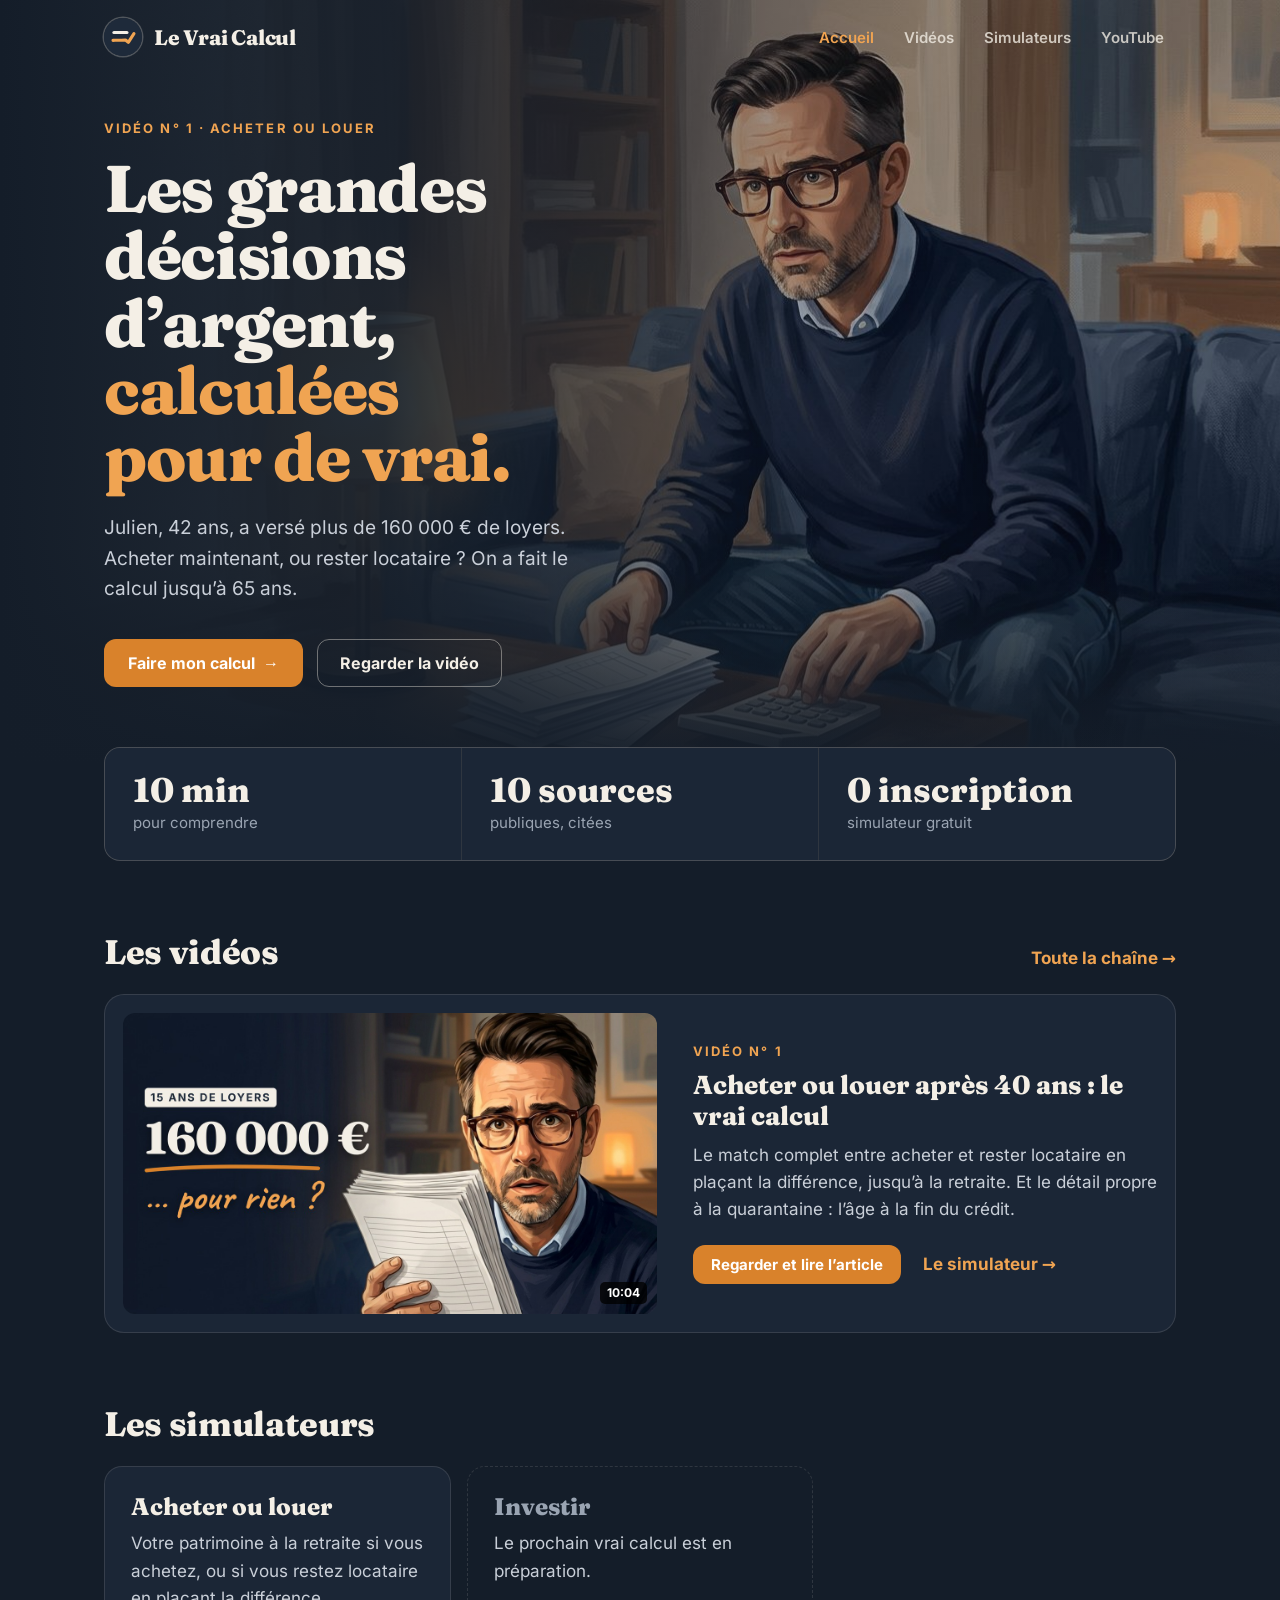
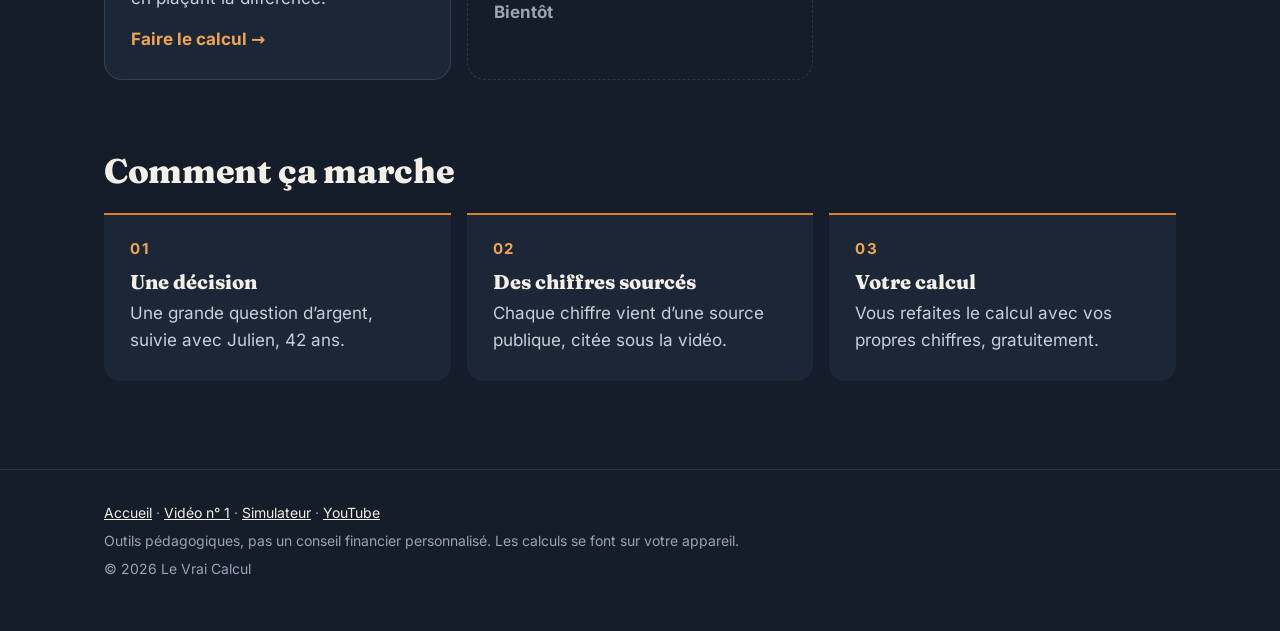
<file: index.html>
<!doctype html>
<html lang="fr">
<head>
<meta charset="utf-8">
<meta name="viewport" content="width=device-width, initial-scale=1, viewport-fit=cover">
<title>Le Vrai Calcul | Finance : vidéos et simulateurs gratuits</title>
<meta name="description" content="Les grandes décisions d’argent, calculées pour de vrai. Les vidéos et les simulateurs gratuits de la chaîne Le Vrai Calcul : chiffres sourcés, sans inscription.">
<link rel="canonical" href="https://levraicalcul.fr/">
<meta property="og:title" content="Le Vrai Calcul | Finance">
<meta property="og:description" content="Les grandes décisions d’argent, calculées pour de vrai. Vidéos et simulateurs gratuits, sans inscription.">
<meta property="og:type" content="website">
<meta property="og:image" content="https://levraicalcul.fr/identite/miniature-video-1-A.jpg">
<meta name="theme-color" content="#141D29">
<link rel="icon" href="favicon.svg" type="image/svg+xml">
<link rel="preload" href="fonts/fraunces-latin-800-normal.woff2" as="font" type="font/woff2" crossorigin>
<link rel="preload" href="fonts/inter-latin-400-normal.woff2" as="font" type="font/woff2" crossorigin>
<link rel="preload" href="identite/julien-soir.jpg" as="image">
<link rel="stylesheet" href="accueil.css">
</head>
<body class="accueil">
<header class="entete">
  <div class="largeur entete-contenu">
    <a class="marque" href="./" aria-label="Le Vrai Calcul, accueil"><img class="logo" src="favicon.svg" alt="" width="38" height="38"><span class="nom">Le Vrai Calcul</span></a>
    <nav class="menu" aria-label="Menu principal"><ul><li><a href="./" aria-current="page">Accueil</a></li><li><a href="#videos">Vidéos</a></li><li><a href="#simulateurs">Simulateurs</a></li><li><a href="https://www.youtube.com/@levraicalcul">YouTube</a></li></ul></nav>
  </div>
</header>
<main>
  <section class="hero">
    <div class="largeur hero-contenu">
      <p class="kicker">Vidéo n°&nbsp;1 · Acheter ou louer</p>
      <h1>Les grandes décisions d’argent, <em>calculées pour&nbsp;de&nbsp;vrai.</em></h1>
      <p class="chapo">Julien, 42&nbsp;ans, a versé plus de 160&nbsp;000&nbsp;€ de loyers. Acheter maintenant, ou rester locataire&nbsp;? On a fait le calcul jusqu’à 65&nbsp;ans.</p>
      <div class="boutons">
        <a class="btn btn-plein" href="acheter-ou-louer/">Faire mon calcul <span aria-hidden="true">→</span></a>
        <a class="btn btn-ligne" href="acheter-ou-louer-apres-40-ans/">Regarder la vidéo</a>
      </div>
    </div>
  </section>

  <div class="largeur">
    <ul class="chiffres">
      <li><b>10&nbsp;min</b><span>pour comprendre</span></li>
      <li><b>10&nbsp;sources</b><span>publiques, citées</span></li>
      <li><b>0&nbsp;inscription</b><span>simulateur gratuit</span></li>
    </ul>
  </div>

  <section class="largeur bloc" id="videos" aria-labelledby="t-videos">
    <div class="bloc-tete"><h2 id="t-videos">Les vidéos</h2><a class="voir-tout" href="https://www.youtube.com/@levraicalcul">Toute la chaîne →</a></div>
    <article class="video-carte">
      <a class="video-image" href="acheter-ou-louer-apres-40-ans/"><img src="identite/miniature-video-1-A.jpg" alt="Miniature : 160 000 € de loyers… pour rien ?" width="1280" height="720" loading="lazy"><span class="duree">10:04</span></a>
      <div class="video-texte">
        <p class="kicker">Vidéo n°&nbsp;1</p>
        <h3><a href="acheter-ou-louer-apres-40-ans/">Acheter ou louer après 40&nbsp;ans&nbsp;: le vrai calcul</a></h3>
        <p>Le match complet entre acheter et rester locataire en plaçant la différence, jusqu’à la retraite. Et le détail propre à la quarantaine&nbsp;: l’âge à la fin du crédit.</p>
        <div class="liens-video">
          <a class="btn btn-petit" href="acheter-ou-louer-apres-40-ans/">Regarder et lire l’article</a>
          <a class="lien" href="acheter-ou-louer/">Le simulateur →</a>
        </div>
      </div>
    </article>
  </section>

  <section class="largeur bloc" id="simulateurs" aria-labelledby="t-simus">
    <div class="bloc-tete"><h2 id="t-simus">Les simulateurs</h2></div>
    <div class="grille-simus">
      <a class="carte" href="acheter-ou-louer/">
        <span class="carte-titre">Acheter ou louer</span>
        <span class="carte-texte">Votre patrimoine à la retraite si vous achetez, ou si vous restez locataire en plaçant la différence.</span>
        <span class="carte-action">Faire le calcul →</span>
      </a>
      <div class="carte carte-bientot">
        <span class="carte-titre">Investir</span>
        <span class="carte-texte">Le prochain vrai calcul est en préparation.</span>
        <span class="carte-action">Bientôt</span>
      </div>
    </div>
  </section>

  <section class="largeur bloc" aria-labelledby="t-methode">
    <div class="bloc-tete"><h2 id="t-methode">Comment ça marche</h2></div>
    <ol class="trois">
      <li><b>01</b><span class="t">Une décision</span><span>Une grande question d’argent, suivie avec Julien, 42&nbsp;ans.</span></li>
      <li><b>02</b><span class="t">Des chiffres sourcés</span><span>Chaque chiffre vient d’une source publique, citée sous la vidéo.</span></li>
      <li><b>03</b><span class="t">Votre calcul</span><span>Vous refaites le calcul avec vos propres chiffres, gratuitement.</span></li>
    </ol>
  </section>
</main>

<footer class="pied">
  <div class="largeur">
    <p><a href="./">Accueil</a> · <a href="acheter-ou-louer-apres-40-ans/">Vidéo n°&nbsp;1</a> · <a href="acheter-ou-louer/">Simulateur</a> · <a href="https://www.youtube.com/@levraicalcul">YouTube</a></p>
    <p>Outils pédagogiques, pas un conseil financier personnalisé. Les calculs se font sur votre appareil.</p>
    <p>© 2026 Le Vrai Calcul</p>
  </div>
</footer>
</body>
</html>
</file>
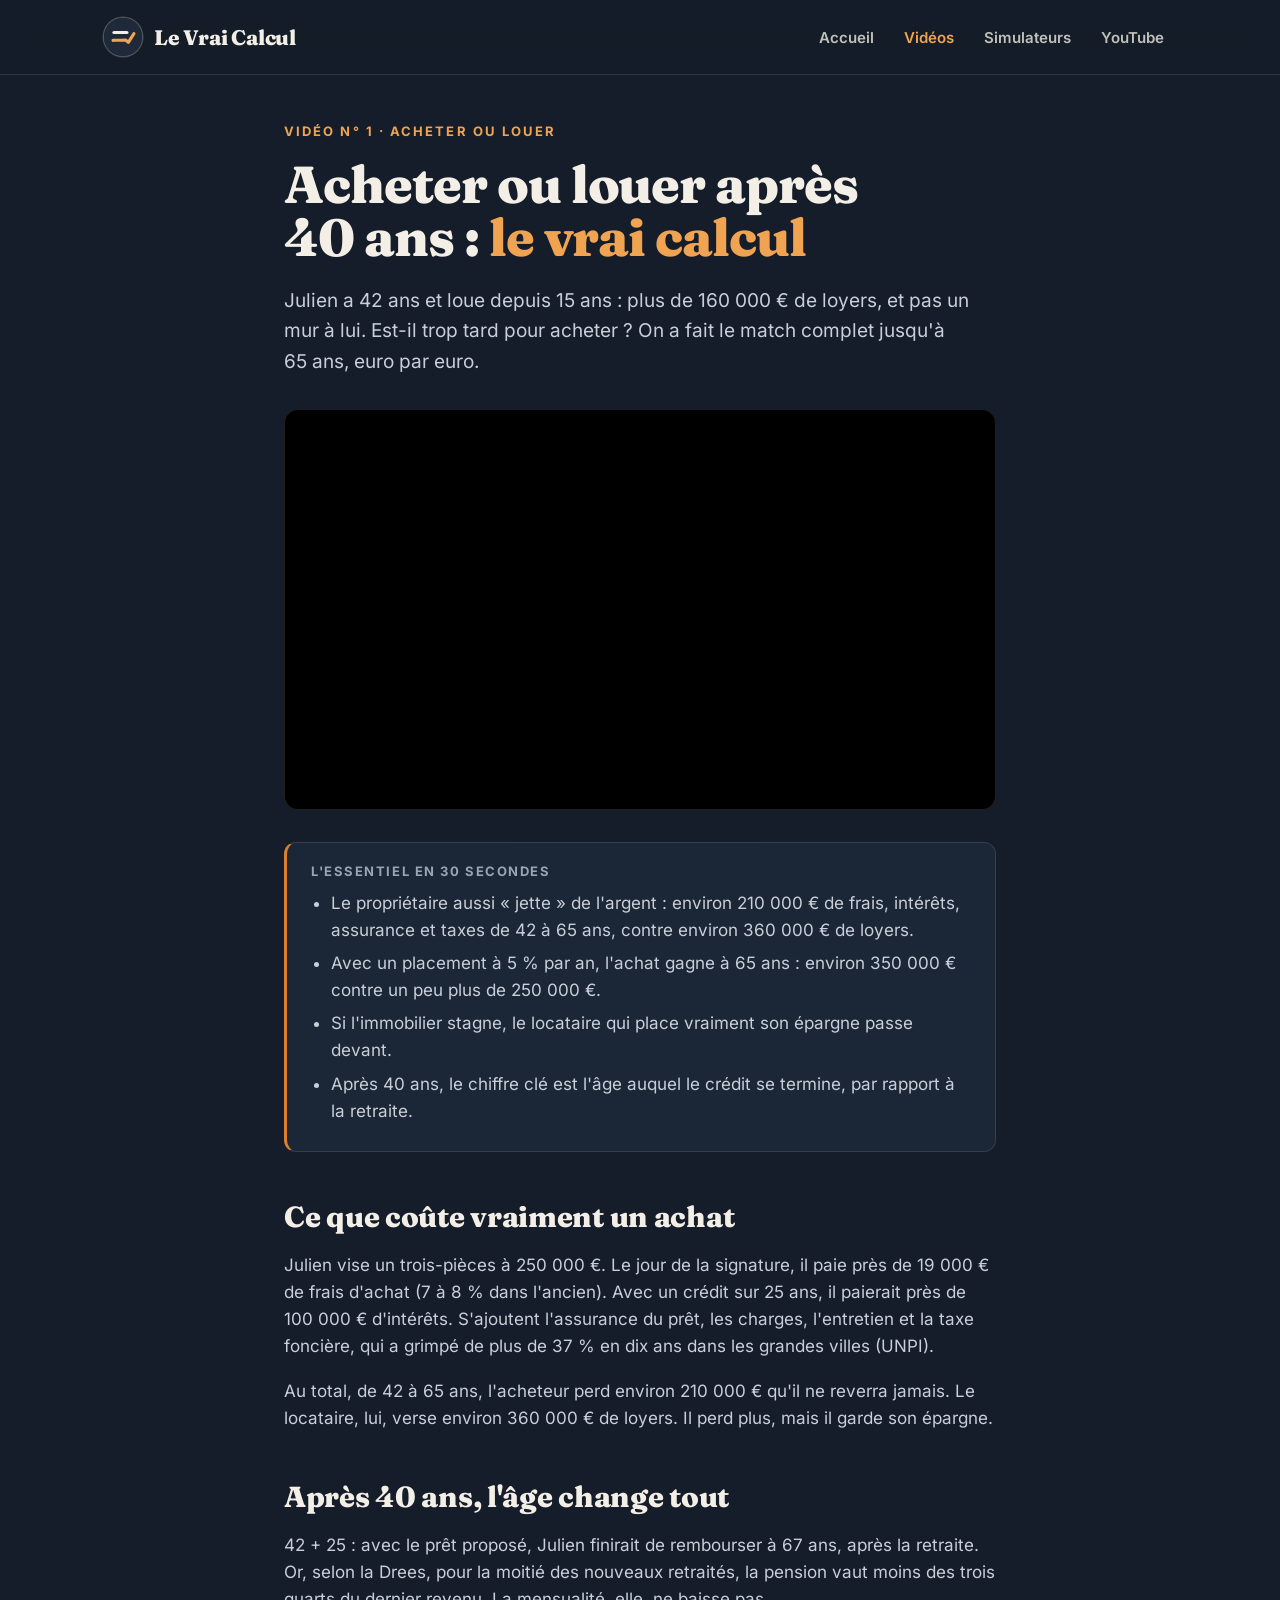
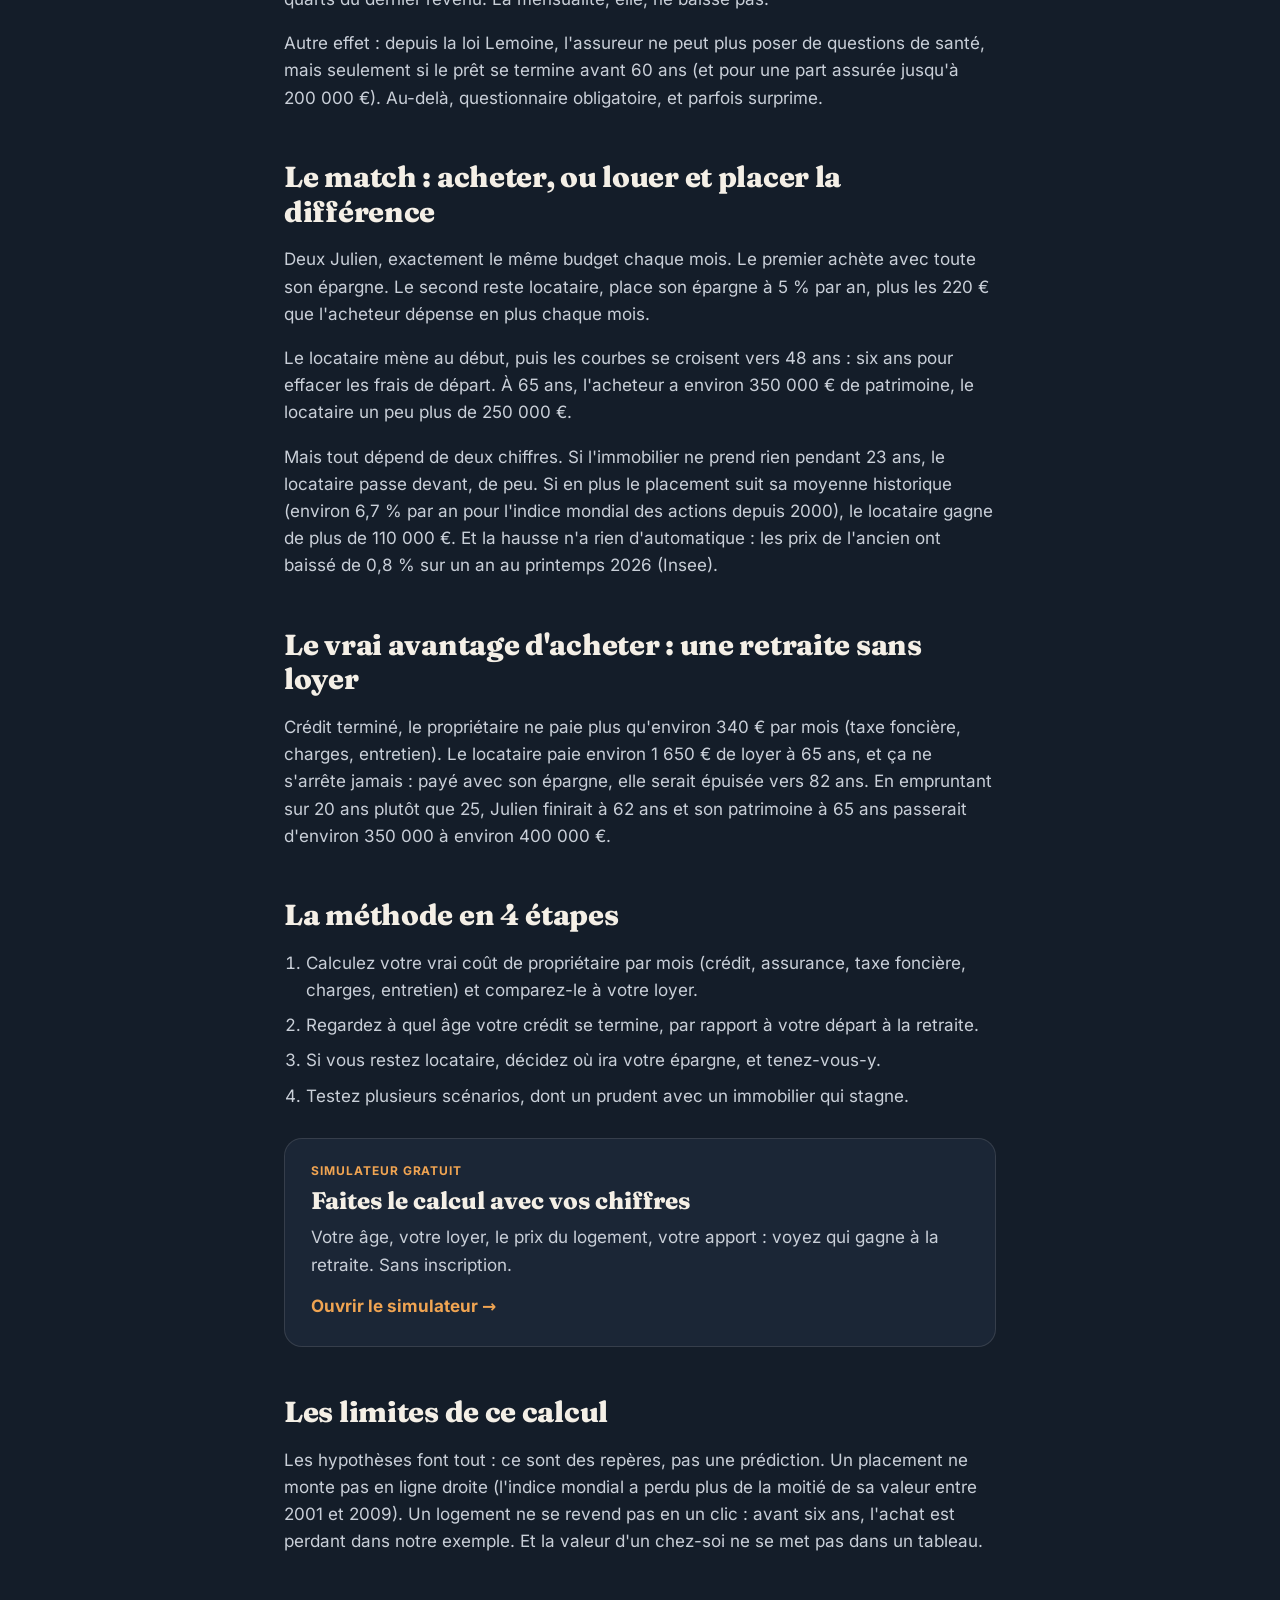
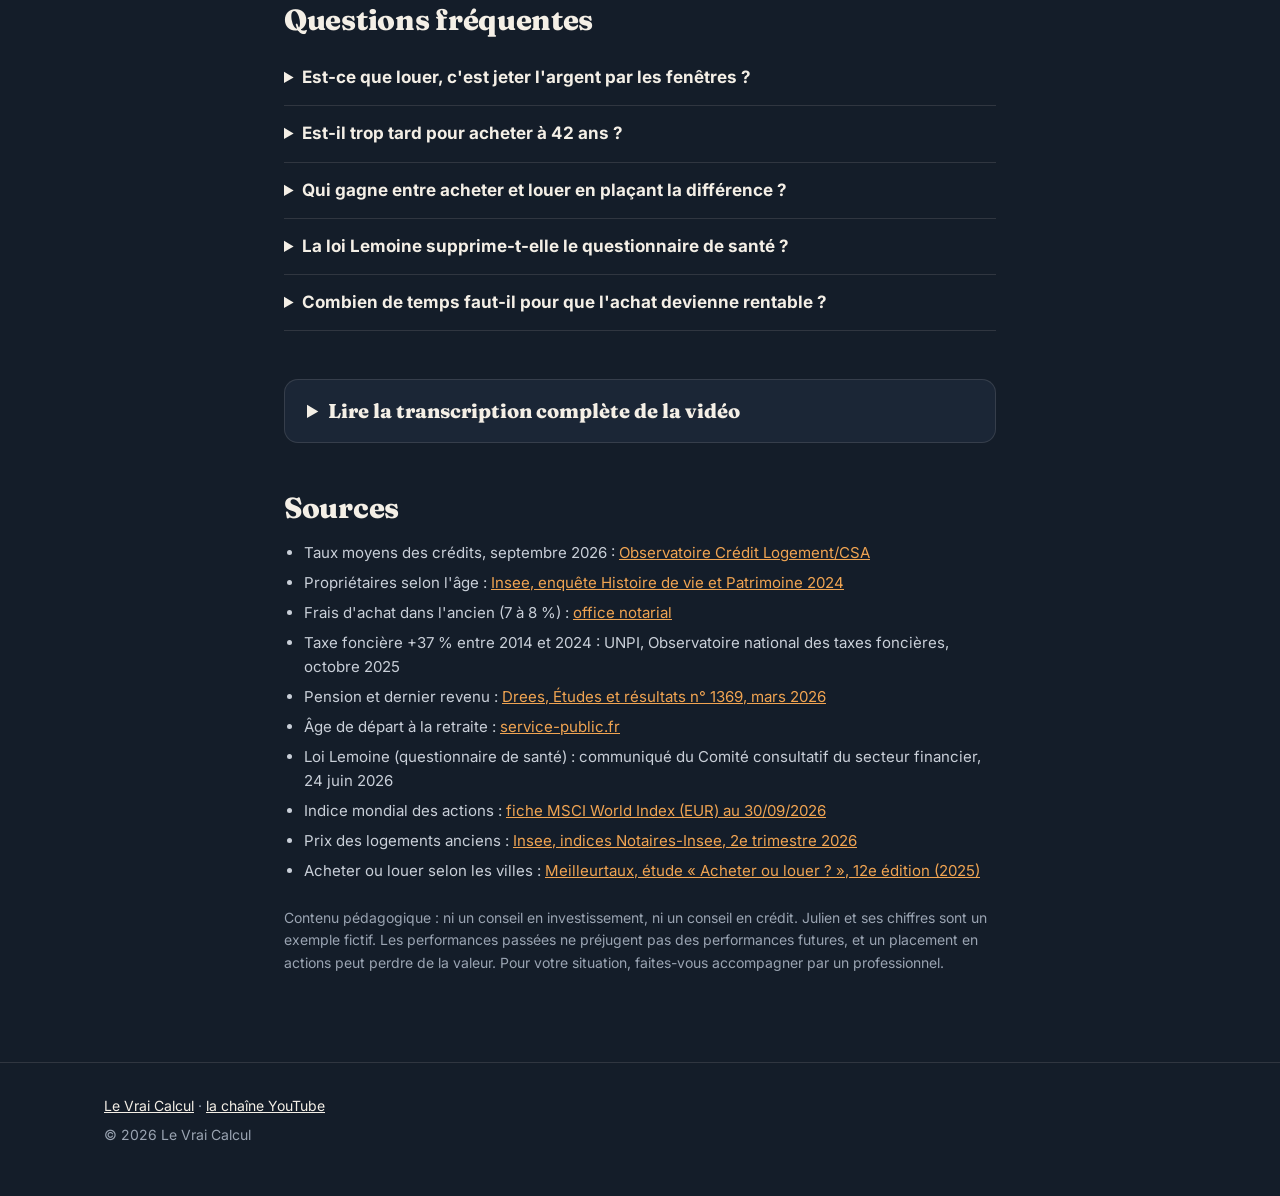
<file: acheter-ou-louer-apres-40-ans/index.html>
<!doctype html>
<html lang="fr">
<head>
<meta charset="utf-8">
<meta name="viewport" content="width=device-width, initial-scale=1, viewport-fit=cover">
<title>Acheter ou louer après 40 ans : le vrai calcul | Le Vrai Calcul</title>
<meta name="description" content="À 42 ans, vaut-il mieux acheter ou rester locataire en plaçant son épargne ? Le calcul complet jusqu'à la retraite, chiffres sourcés : frais, intérêts, âge de fin du crédit, loi Lemoine. Vidéo, transcription et simulateur gratuit.">
<link rel="canonical" href="https://levraicalcul.fr/acheter-ou-louer-apres-40-ans/">
<meta property="og:title" content="Acheter ou louer après 40 ans : le vrai calcul">
<meta property="og:description" content="Le match complet entre acheter et louer en plaçant la différence, jusqu'à 65 ans. Chiffres sourcés et simulateur gratuit.">
<meta property="og:type" content="article">
<meta property="og:url" content="https://levraicalcul.fr/acheter-ou-louer-apres-40-ans/">
<meta property="og:image" content="https://levraicalcul.fr/identite/miniature-video-1-A.jpg">
<meta name="theme-color" content="#141D29">
<link rel="icon" href="../favicon.svg" type="image/svg+xml">
<link rel="preload" href="../fonts/fraunces-latin-800-normal.woff2" as="font" type="font/woff2" crossorigin>
<link rel="preload" href="../fonts/inter-latin-400-normal.woff2" as="font" type="font/woff2" crossorigin>
<link rel="stylesheet" href="../accueil.css">
<link rel="stylesheet" href="article.css">
<script type="application/ld+json">[{"@context": "https://schema.org", "@type": "VideoObject", "name": "Acheter ou louer sa résidence principale après 40 ans ?", "description": "Julien, 42 ans, locataire depuis 15 ans : acheter ou rester locataire en plaçant la différence ? Le calcul complet jusqu'à 65 ans, avec frais de notaire, intérêts, assurance, taxe foncière et l'effet de l'âge sur le crédit.", "thumbnailUrl": ["https://levraicalcul.fr/identite/miniature-video-1-A.jpg", "https://i.ytimg.com/vi/uKx-AU8YRYo/maxresdefault.jpg"], "uploadDate": "2026-10-31T11:00:00+01:00", "duration": "PT10M4S", "embedUrl": "https://www.youtube.com/embed/uKx-AU8YRYo", "contentUrl": "https://www.youtube.com/watch?v=uKx-AU8YRYo", "inLanguage": "fr", "publisher": {"@type": "Organization", "name": "Le Vrai Calcul", "url": "https://levraicalcul.fr/", "logo": {"@type": "ImageObject", "url": "https://levraicalcul.fr/identite/le-vrai-calcul-logo-800.png"}}}, {"@context": "https://schema.org", "@type": "FAQPage", "mainEntity": [{"@type": "Question", "name": "Est-ce que louer, c'est jeter l'argent par les fenêtres ?", "acceptedAnswer": {"@type": "Answer", "text": "Pas forcément. Le propriétaire perd aussi de l'argent qu'il ne reverra jamais : frais de notaire, intérêts, assurance, taxe foncière, charges. Dans l'exemple de Julien, de 42 à 65 ans, cela représente environ 210 000 € contre environ 360 000 € de loyers. Le locataire perd plus, mais il garde son épargne, à condition de la placer et de ne pas y toucher."}}, {"@type": "Question", "name": "Est-il trop tard pour acheter à 42 ans ?", "acceptedAnswer": {"@type": "Answer", "text": "Non, mais l'âge change le calcul. Avec un crédit sur 25 ans, Julien finirait de rembourser à 67 ans, après la retraite, alors que ses revenus baisseront. Sur 20 ans, il finirait à 62 ans et arriverait à la retraite sans loyer ni mensualité. Après 40 ans, la vraie question est : à quel âge mon crédit se termine-t-il ?"}}, {"@type": "Question", "name": "Qui gagne entre acheter et louer en plaçant la différence ?", "acceptedAnswer": {"@type": "Answer", "text": "Dans le scénario de base (placement à 5 % par an), l'acheteur a environ 350 000 € de patrimoine à 65 ans, contre un peu plus de 250 000 € pour le locataire : plus de 90 000 € d'avance pour l'achat. Mais si l'immobilier stagne, le locataire passe devant, et avec un placement à sa moyenne historique (environ 6,7 % par an), il gagne de plus de 110 000 €."}}, {"@type": "Question", "name": "La loi Lemoine supprime-t-elle le questionnaire de santé ?", "acceptedAnswer": {"@type": "Answer", "text": "Seulement sous conditions : la part assurée doit rester sous 200 000 € par personne et le prêt doit être remboursé avant 60 ans. Un crédit qui se termine à 67 ans impose donc le questionnaire, avec un risque de surprime."}}, {"@type": "Question", "name": "Combien de temps faut-il pour que l'achat devienne rentable ?", "acceptedAnswer": {"@type": "Answer", "text": "Dans l'exemple de Julien, environ six ans, le temps d'effacer les frais de départ. Selon l'étude Meilleurtaux 2025, il faut en moyenne un peu plus de 12 ans en France, moins de deux ans à Mulhouse et plus de 21 ans à Paris."}}]}]</script>
</head>
<body>
<header class="entete">
  <div class="largeur entete-contenu">
    <a class="marque" href="../" aria-label="Le Vrai Calcul, accueil"><img class="logo" src="../favicon.svg" alt="" width="38" height="38"><span class="nom">Le Vrai Calcul</span></a>
    <nav class="menu" aria-label="Menu principal"><ul><li><a href="../">Accueil</a></li><li><a href="../#videos" aria-current="page">Vidéos</a></li><li><a href="../#simulateurs">Simulateurs</a></li><li><a href="https://www.youtube.com/@levraicalcul">YouTube</a></li></ul></nav>
  </div>
</header>

<main class="largeur article">
  <p class="themes">Vidéo n°&nbsp;1 · Acheter ou louer</p>
  <h1>Acheter ou louer après 40&nbsp;ans&nbsp;: <span class="souligne">le vrai calcul</span></h1>
  <p class="chapo">Julien a 42&nbsp;ans et loue depuis 15&nbsp;ans&nbsp;: plus de 160&nbsp;000&nbsp;€ de loyers, et pas un mur à lui. Est-il trop tard pour acheter&nbsp;? On a fait le match complet jusqu'à 65&nbsp;ans, euro par euro.</p>

  <div class="video">
    <iframe src="https://www.youtube-nocookie.com/embed/uKx-AU8YRYo" title="Acheter ou louer sa résidence principale après 40 ans ?" loading="lazy" allow="accelerometer; encrypted-media; gyroscope; picture-in-picture" allowfullscreen></iframe>
  </div>

  <aside class="essentiel">
    <h2>L'essentiel en 30 secondes</h2>
    <ul>
      <li>Le propriétaire aussi «&nbsp;jette&nbsp;» de l'argent&nbsp;: environ 210&nbsp;000&nbsp;€ de frais, intérêts, assurance et taxes de 42 à 65&nbsp;ans, contre environ 360&nbsp;000&nbsp;€ de loyers.</li>
      <li>Avec un placement à 5&nbsp;% par an, l'achat gagne à 65&nbsp;ans&nbsp;: environ 350&nbsp;000&nbsp;€ contre un peu plus de 250&nbsp;000&nbsp;€.</li>
      <li>Si l'immobilier stagne, le locataire qui place vraiment son épargne passe devant.</li>
      <li>Après 40&nbsp;ans, le chiffre clé est l'âge auquel le crédit se termine, par rapport à la retraite.</li>
    </ul>
  </aside>

  <h2 class="h">Ce que coûte vraiment un achat</h2>
  <p>Julien vise un trois-pièces à 250&nbsp;000&nbsp;€. Le jour de la signature, il paie près de 19&nbsp;000&nbsp;€ de frais d'achat (7 à 8&nbsp;% dans l'ancien). Avec un crédit sur 25&nbsp;ans, il paierait près de 100&nbsp;000&nbsp;€ d'intérêts. S'ajoutent l'assurance du prêt, les charges, l'entretien et la taxe foncière, qui a grimpé de plus de 37&nbsp;% en dix ans dans les grandes villes (UNPI).</p>
  <p>Au total, de 42 à 65&nbsp;ans, l'acheteur perd environ 210&nbsp;000&nbsp;€ qu'il ne reverra jamais. Le locataire, lui, verse environ 360&nbsp;000&nbsp;€ de loyers. Il perd plus, mais il garde son épargne.</p>

  <h2 class="h">Après 40 ans, l'âge change tout</h2>
  <p>42 + 25&nbsp;: avec le prêt proposé, Julien finirait de rembourser à 67&nbsp;ans, après la retraite. Or, selon la Drees, pour la moitié des nouveaux retraités, la pension vaut moins des trois quarts du dernier revenu. La mensualité, elle, ne baisse pas.</p>
  <p>Autre effet&nbsp;: depuis la loi Lemoine, l'assureur ne peut plus poser de questions de santé, mais seulement si le prêt se termine avant 60&nbsp;ans (et pour une part assurée jusqu'à 200&nbsp;000&nbsp;€). Au-delà, questionnaire obligatoire, et parfois surprime.</p>

  <h2 class="h">Le match&nbsp;: acheter, ou louer et placer la différence</h2>
  <p>Deux Julien, exactement le même budget chaque mois. Le premier achète avec toute son épargne. Le second reste locataire, place son épargne à 5&nbsp;% par an, plus les 220&nbsp;€ que l'acheteur dépense en plus chaque mois.</p>
  <p>Le locataire mène au début, puis les courbes se croisent vers 48&nbsp;ans&nbsp;: six ans pour effacer les frais de départ. À 65&nbsp;ans, l'acheteur a environ 350&nbsp;000&nbsp;€ de patrimoine, le locataire un peu plus de 250&nbsp;000&nbsp;€.</p>
  <p>Mais tout dépend de deux chiffres. Si l'immobilier ne prend rien pendant 23&nbsp;ans, le locataire passe devant, de peu. Si en plus le placement suit sa moyenne historique (environ 6,7&nbsp;% par an pour l'indice mondial des actions depuis 2000), le locataire gagne de plus de 110&nbsp;000&nbsp;€. Et la hausse n'a rien d'automatique&nbsp;: les prix de l'ancien ont baissé de 0,8&nbsp;% sur un an au printemps 2026 (Insee).</p>

  <h2 class="h">Le vrai avantage d'acheter&nbsp;: une retraite sans loyer</h2>
  <p>Crédit terminé, le propriétaire ne paie plus qu'environ 340&nbsp;€ par mois (taxe foncière, charges, entretien). Le locataire paie environ 1&nbsp;650&nbsp;€ de loyer à 65&nbsp;ans, et ça ne s'arrête jamais&nbsp;: payé avec son épargne, elle serait épuisée vers 82&nbsp;ans. En empruntant sur 20&nbsp;ans plutôt que 25, Julien finirait à 62&nbsp;ans et son patrimoine à 65&nbsp;ans passerait d'environ 350&nbsp;000 à environ 400&nbsp;000&nbsp;€.</p>

  <h2 class="h">La méthode en 4 étapes</h2>
  <ol class="etapes">
    <li>Calculez votre vrai coût de propriétaire par mois (crédit, assurance, taxe foncière, charges, entretien) et comparez-le à votre loyer.</li>
    <li>Regardez à quel âge votre crédit se termine, par rapport à votre départ à la retraite.</li>
    <li>Si vous restez locataire, décidez où ira votre épargne, et tenez-vous-y.</li>
    <li>Testez plusieurs scénarios, dont un prudent avec un immobilier qui stagne.</li>
  </ol>

  <a class="carte cta" href="../acheter-ou-louer/?utm_source=article&amp;utm_campaign=video1">
    <span class="etiquette">Simulateur gratuit</span>
    <span class="carte-titre">Faites le calcul avec vos chiffres</span>
    <span class="carte-texte">Votre âge, votre loyer, le prix du logement, votre apport&nbsp;: voyez qui gagne à la retraite. Sans inscription.</span>
    <span class="carte-action">Ouvrir le simulateur <span aria-hidden="true">→</span></span>
  </a>

  <h2 class="h">Les limites de ce calcul</h2>
  <p>Les hypothèses font tout&nbsp;: ce sont des repères, pas une prédiction. Un placement ne monte pas en ligne droite (l'indice mondial a perdu plus de la moitié de sa valeur entre 2001 et 2009). Un logement ne se revend pas en un clic&nbsp;: avant six ans, l'achat est perdant dans notre exemple. Et la valeur d'un chez-soi ne se met pas dans un tableau.</p>

  <h2 class="h">Questions fréquentes</h2>
  <details class="q"><summary>Est-ce que louer, c'est jeter l'argent par les fenêtres ?</summary><p>Pas forcément. Le propriétaire perd aussi de l'argent qu'il ne reverra jamais : frais de notaire, intérêts, assurance, taxe foncière, charges. Dans l'exemple de Julien, de 42 à 65 ans, cela représente environ 210 000 € contre environ 360 000 € de loyers. Le locataire perd plus, mais il garde son épargne, à condition de la placer et de ne pas y toucher.</p></details>
<details class="q"><summary>Est-il trop tard pour acheter à 42 ans ?</summary><p>Non, mais l'âge change le calcul. Avec un crédit sur 25 ans, Julien finirait de rembourser à 67 ans, après la retraite, alors que ses revenus baisseront. Sur 20 ans, il finirait à 62 ans et arriverait à la retraite sans loyer ni mensualité. Après 40 ans, la vraie question est : à quel âge mon crédit se termine-t-il ?</p></details>
<details class="q"><summary>Qui gagne entre acheter et louer en plaçant la différence ?</summary><p>Dans le scénario de base (placement à 5 % par an), l'acheteur a environ 350 000 € de patrimoine à 65 ans, contre un peu plus de 250 000 € pour le locataire : plus de 90 000 € d'avance pour l'achat. Mais si l'immobilier stagne, le locataire passe devant, et avec un placement à sa moyenne historique (environ 6,7 % par an), il gagne de plus de 110 000 €.</p></details>
<details class="q"><summary>La loi Lemoine supprime-t-elle le questionnaire de santé ?</summary><p>Seulement sous conditions : la part assurée doit rester sous 200 000 € par personne et le prêt doit être remboursé avant 60 ans. Un crédit qui se termine à 67 ans impose donc le questionnaire, avec un risque de surprime.</p></details>
<details class="q"><summary>Combien de temps faut-il pour que l'achat devienne rentable ?</summary><p>Dans l'exemple de Julien, environ six ans, le temps d'effacer les frais de départ. Selon l'étude Meilleurtaux 2025, il faut en moyenne un peu plus de 12 ans en France, moins de deux ans à Mulhouse et plus de 21 ans à Paris.</p></details>

  <details class="transcript">
    <summary>Lire la transcription complète de la vidéo</summary>
    <div class="transcript-texte">
<h3>Accroche</h3>
<p>Vous avez 42 ans. Vous êtes locataire. Et un soir, vous faites un calcul que vous auriez préféré ne jamais faire.</p>
<p>C&#x27;est ce qui arrive à Julien. Ça fait quinze ans qu&#x27;il loue. Alors il additionne tous ses loyers… et il tombe sur plus de 160 000 euros.</p>
<p>160 000 euros. Et pas un seul mur à lui.</p>
<p>Alors une question ne le lâche plus : à 42 ans, est-ce qu&#x27;il est encore temps d&#x27;acheter ? Ou est-ce qu&#x27;il s&#x27;y prend trop tard ?</p>
<p>Bienvenue sur Le Vrai Calcul. C&#x27;est notre toute première vidéo, et ici, les grandes décisions d&#x27;argent sont calculées pour de vrai.</p>
<h3>L&#x27;idée reçue et la promesse</h3>
<p>Alors, revenons à Julien. À chaque repas de famille, il entend la même phrase : « Louer, c&#x27;est jeter l&#x27;argent par les fenêtres. »</p>
<p>Pourtant, Julien est loin d&#x27;être un cas à part. Selon l&#x27;Insee, entre 40 et 50 ans, plus de 4 ménages sur 10 ne sont pas propriétaires de leur logement.</p>
<p>Alors on va faire ce que presque personne ne fait vraiment : le match complet. D&#x27;un côté, Julien qui achète. De l&#x27;autre, Julien qui reste locataire. On les suit jusqu&#x27;à 65 ans, euro par euro.</p>
<p>Et vous allez voir : la réponse n&#x27;a rien à voir avec la phrase toute faite. Avec, en chemin, un détail propre à la quarantaine, que les simulateurs de crédit ne montrent jamais.</p>
<h3>Avertissement</h3>
<p>Petite précision : cette vidéo explique un raisonnement, ce n&#x27;est pas un conseil personnalisé. Julien est un exemple fictif, et aucun rendement n&#x27;est garanti.</p>
<h3>Premier round : ce que coûte vraiment un achat</h3>
<p>Julien a trouvé un trois-pièces lumineux, à 250 000 euros. Il a de l&#x27;épargne, un bon salaire. Sur le papier, ça passe.</p>
<p>Mais le prix affiché, ce n&#x27;est que le début.</p>
<p>Premier coût, le jour de la signature : les frais d&#x27;achat, ce qu&#x27;on appelle les frais de notaire. Pour Julien, près de 19 000 euros. Payés une fois… et qui ne reviendront jamais.</p>
<p>Ensuite, le crédit. Le banquier propose 25 ans, pour la mensualité la plus douce. Mais sur 25 ans, Julien paierait près de 100 000 euros d&#x27;intérêts.</p>
<p>Et il faut ajouter l&#x27;assurance du prêt, les charges, l&#x27;entretien… et la taxe foncière. Celle-là, elle a grimpé de plus de 37 % en dix ans dans les grandes villes.</p>
<p>Et voilà le premier retournement. Le propriétaire aussi « jette » de l&#x27;argent par les fenêtres : les frais, les intérêts, l&#x27;assurance, la taxe, les charges. Tout ça, il ne le reverra jamais.</p>
<p>Jusqu&#x27;à ses 65 ans, pour Julien, ça représente environ 210 000 euros. Le locataire, lui, aura versé environ 360 000 euros de loyers.</p>
<p>Alors oui, le locataire perd plus. Mais beaucoup moins que ce que dit la phrase. Et surtout, il garde quelque chose que l&#x27;acheteur n&#x27;a plus : son épargne.</p>
<p>Avant de lancer le match, il reste un détail. Et c&#x27;est là que l&#x27;âge de Julien change tout.</p>
<h3>Sauf que : l&#x27;âge change tout</h3>
<p>42 plus 25… Avec le prêt proposé, Julien finirait de rembourser à 67 ans. Après la retraite.</p>
<p>Or à la retraite, les revenus baissent. Selon la Drees, le service statistique des ministères sociaux, pour la moitié des nouveaux retraités qui travaillaient encore, la pension vaut moins des trois quarts de leur dernier revenu.</p>
<p>Sa mensualité, elle, ne baisse pas d&#x27;un centime. Ce qui était confortable avec un salaire peut devenir lourd avec une pension.</p>
<p>Et il y a un deuxième effet, plus discret : l&#x27;assurance du prêt. Depuis la loi Lemoine, l&#x27;assureur n&#x27;a parfois plus le droit de vous poser de questions sur votre santé. Mais seulement si le prêt est remboursé avant vos 60 ans.</p>
<p>Avec un prêt qui se termine à 67 ans, Julien devra remplir le questionnaire. Et à 42 ans, un peu de tension ou un dos fragile, ça peut se payer en surprime.</p>
<p>Retenez juste ceci : après 40 ans, ce n&#x27;est pas seulement le prix qui compte. C&#x27;est l&#x27;âge que vous aurez à la fin du crédit.</p>
<h3>Deuxième round : le grand match</h3>
<p>Place au match. Deux Julien. Exactement le même budget chaque mois.</p>
<p>Le premier achète. Il met toute son épargne dans l&#x27;opération, puis il paie son crédit, ses charges et ses taxes.</p>
<p>Le second reste locataire. Il place toute son épargne. Et comme l&#x27;acheteur dépense environ 220 euros de plus que lui chaque mois, le locataire place aussi cette différence.</p>
<p>Les hypothèses sont à l&#x27;écran. Retenez juste celle du placement : 5 % par an. C&#x27;est volontairement moins que ce qu&#x27;a rapporté l&#x27;indice mondial des actions depuis l&#x27;an 2000 : près de 6,7 % par an en moyenne.</p>
<p>Top départ.</p>
<p>Au début, c&#x27;est le locataire qui mène. Normal : son épargne est intacte, alors que l&#x27;acheteur a laissé ses frais de notaire sur la ligne de départ.</p>
<p>Mais mois après mois, l&#x27;acheteur rembourse son crédit, et chaque remboursement lui rend un petit morceau de son logement.</p>
<p>Vers 48 ans, les courbes se croisent. Il aura fallu six ans à l&#x27;acheteur, juste pour effacer ses frais de départ.</p>
<p>Et à 65 ans ? Dans ce scénario, l&#x27;acheteur a un patrimoine d&#x27;environ 350 000 euros. Le locataire, un peu plus de 250 000.</p>
<p>Plus de 90 000 euros d&#x27;avance pour l&#x27;achat. Affaire classée ?</p>
<p>Pas du tout. Parce que tout dépend de deux choses : est-ce que l&#x27;immobilier va monter, et combien va rapporter le placement.</p>
<p>Si l&#x27;immobilier ne prend rien pendant 23 ans, le locataire passe déjà devant, de peu. Et si, en plus, le placement fait comme sa moyenne historique, le locataire gagne largement : plus de 110 000 euros d&#x27;avance.</p>
<p>Un immobilier qui stagne, ça arrive vraiment ? Regardez : selon l&#x27;Insee, les prix des logements anciens ont baissé de 0,8 % sur un an, au printemps 2026.</p>
<p>Ça ne dit rien des vingt prochaines années. Mais ça rappelle une chose : la hausse n&#x27;a rien d&#x27;automatique.</p>
<p>Et puis il y a la ville. Selon l&#x27;étude annuelle d&#x27;un grand courtier, il faut en moyenne un peu plus de 12 ans pour que l&#x27;achat devienne plus avantageux que la location. À Mulhouse, moins de deux ans. À Paris, plus de 21 ans.</p>
<p>Conclusion de ce round : louer, ce n&#x27;est pas jeter l&#x27;argent par les fenêtres… à une condition. Le locataire doit vraiment placer son épargne, et ne pas y toucher pendant 23 ans. S&#x27;il la dépense, l&#x27;achat gagne haut la main.</p>
<p>Mais il reste une chose que ce graphique ne montre pas. Et c&#x27;est peut-être la plus importante.</p>
<h3>La révélation : le loyer qui ne s&#x27;arrête jamais</h3>
<p>Arrivé à la retraite, le Julien propriétaire n&#x27;a plus de loyer. Une fois son crédit terminé, il ne paie que la taxe foncière, les charges et l&#x27;entretien : environ 340 euros par mois.</p>
<p>Le Julien locataire, lui, paie toujours son loyer. Avec 2 % de hausse par an, environ 1 650 euros par mois à 65 ans. Et ça ne s&#x27;arrête jamais.</p>
<p>S&#x27;il paie ce loyer avec son épargne, elle serait épuisée vers 82 ans. Rien que pour se loger.</p>
<p>Voilà le vrai avantage d&#x27;acheter après 40 ans : arriver à la retraite sans loyer. À une condition… que le crédit soit vraiment terminé avant.</p>
<p>Et justement, Julien a un atout. À 42 ans, on a souvent plus d&#x27;apport et un meilleur salaire qu&#x27;à 30. On peut donc viser plus court. Sur 20 ans, ses remboursements resteraient sous la limite des banques, et il finirait à 62 ans, avant la retraite. À 65 ans, son patrimoine passerait alors d&#x27;environ 350 000 à environ 400 000 euros.</p>
<h3>La section honnêteté</h3>
<p>Maintenant, soyons honnêtes sur les limites de ce calcul.</p>
<p>Un : les hypothèses font tout. Changez-en une, et le gagnant peut changer. Ce sont des repères, pas une prédiction.</p>
<p>Deux : un placement ne monte pas en ligne droite. L&#x27;indice mondial dont on parlait a déjà perdu plus de la moitié de sa valeur, entre 2001 et 2009. Il faut avoir les nerfs de tenir.</p>
<p>Trois : un logement ne se revend pas en un clic. Dans notre exemple, avant six ans, l&#x27;achat est perdant. Une mutation, une séparation, et le calcul s&#x27;effondre.</p>
<p>Quatre : la valeur d&#x27;un chez-soi. Ne plus dépendre d&#x27;un propriétaire, aménager comme on veut, se sentir enfin installé. Ça ne se met pas dans un tableau. Et c&#x27;est souvent la vraie raison d&#x27;acheter.</p>
<h3>Le récapitulatif, la méthode et le simulateur</h3>
<p>Si on résume : après 40 ans, la vraie question n&#x27;est pas seulement « acheter ou louer ? ». C&#x27;est : « à quel âge mon crédit se termine-t-il ? ».</p>
<p>Voici la méthode en quatre étapes pour faire votre propre calcul.</p>
<p>Un : calculez votre vrai coût de propriétaire chaque mois, avec le crédit, l&#x27;assurance, la taxe foncière, les charges et l&#x27;entretien. Et comparez-le à votre loyer.</p>
<p>Deux : regardez à quel âge votre crédit se termine, par rapport à votre départ à la retraite.</p>
<p>Trois : si vous restez locataire, décidez où ira votre épargne. Et tenez-vous-y.</p>
<p>Quatre : testez plusieurs scénarios, dont un prudent, avec un immobilier qui stagne. Si l&#x27;achat gagne même là, c&#x27;est bon signe.</p>
<p>Et pour faire ces quatre étapes avec vos propres chiffres, on vous a préparé un simulateur gratuit.</p>
<p>Au départ, ce sont les chiffres de Julien. Vous mettez les vôtres : votre âge, votre loyer, le prix du logement, votre apport.</p>
<p>Tout de suite, vous voyez qui gagne à la retraite… et à quel âge l&#x27;achat passe devant.</p>
<p>Ensuite, testez les deux chiffres qui décident tout : l&#x27;évolution des prix de l&#x27;immobilier, et le rendement de vos placements.</p>
<p>Par exemple, mettez un immobilier qui stagne… et regardez : le gagnant change.</p>
<p>C&#x27;est gratuit, sans inscription. Le lien est dans la description.</p>
<p>Et si cette vidéo vous a aidé à y voir plus clair, abonnez-vous. C&#x27;était notre toute première vidéo : sur Le Vrai Calcul, on prend une grande décision d&#x27;argent, acheter, louer, investir ou transmettre, et on la calcule pour de vrai.</p>
<p>Et dites-moi en commentaire : vous êtes locataire ou propriétaire ? Et quelle décision voulez-vous qu&#x27;on calcule la prochaine fois ?</p>
<p>Et un j&#x27;aime, ça aide la vidéo à trouver d&#x27;autres Julien. Merci, et à très vite.</p>
<h3>Avertissement final</h3>
<p>Cette vidéo est pédagogique. Ce n&#x27;est ni un conseil en investissement, ni un conseil en crédit. Julien et ses chiffres sont un exemple fictif. Les rendements passés ne préjugent pas des rendements futurs, et tout placement en actions comporte un risque de perte en capital. Pour votre situation, faites-vous accompagner par un professionnel.</p>
    </div>
  </details>

  <h2 class="h">Sources</h2>
  <ul class="sources">
    <li>Taux moyens des crédits, septembre 2026&nbsp;: <a href="https://lobservatoire.creditlogement.fr/publications/analyse-marche-immobilier-septembre-2026/">Observatoire Crédit Logement/CSA</a></li>
    <li>Propriétaires selon l'âge&nbsp;: <a href="https://www.insee.fr/fr/statistiques/2412784">Insee, enquête Histoire de vie et Patrimoine 2024</a></li>
    <li>Frais d'achat dans l'ancien (7 à 8&nbsp;%)&nbsp;: <a href="https://www.lmh.notaires.fr/tarifs-reglemente-notaire">office notarial</a></li>
    <li>Taxe foncière +37&nbsp;% entre 2014 et 2024&nbsp;: UNPI, Observatoire national des taxes foncières, octobre 2025</li>
    <li>Pension et dernier revenu&nbsp;: <a href="https://drees.solidarites-sante.gouv.fr/publications-communique-de-presse/etudes-et-resultats/260326-niveau-de-vie-des-retraites">Drees, Études et résultats n°&nbsp;1369, mars 2026</a></li>
    <li>Âge de départ à la retraite&nbsp;: <a href="https://www.service-public.gouv.fr/particuliers/vosdroits/F14043">service-public.fr</a></li>
    <li>Loi Lemoine (questionnaire de santé)&nbsp;: communiqué du Comité consultatif du secteur financier, 24 juin 2026</li>
    <li>Indice mondial des actions&nbsp;: <a href="https://www.msci.com/documents/10199/890dd84d-3750-4656-87f2-1229ed5a5d6e">fiche MSCI World Index (EUR) au 30/09/2026</a></li>
    <li>Prix des logements anciens&nbsp;: <a href="https://insee.fr/fr/statistiques/9040119">Insee, indices Notaires-Insee, 2e trimestre 2026</a></li>
    <li>Acheter ou louer selon les villes&nbsp;: <a href="https://www.meilleurtaux.com/espace-presse/communiques-de-presse/acheter-ou-louer-12eme-edition.html">Meilleurtaux, étude «&nbsp;Acheter ou louer&nbsp;?&nbsp;», 12e édition (2025)</a></li>
  </ul>
  <p class="avert">Contenu pédagogique&nbsp;: ni un conseil en investissement, ni un conseil en crédit. Julien et ses chiffres sont un exemple fictif. Les performances passées ne préjugent pas des performances futures, et un placement en actions peut perdre de la valeur. Pour votre situation, faites-vous accompagner par un professionnel.</p>
</main>

<footer class="pied"><div class="largeur">
  <p><a href="../">Le Vrai Calcul</a> · <a href="https://www.youtube.com/@levraicalcul">la chaîne YouTube</a></p>
  <p>© 2026 Le Vrai Calcul</p>
</div></footer>
</body>
</html>
</file>
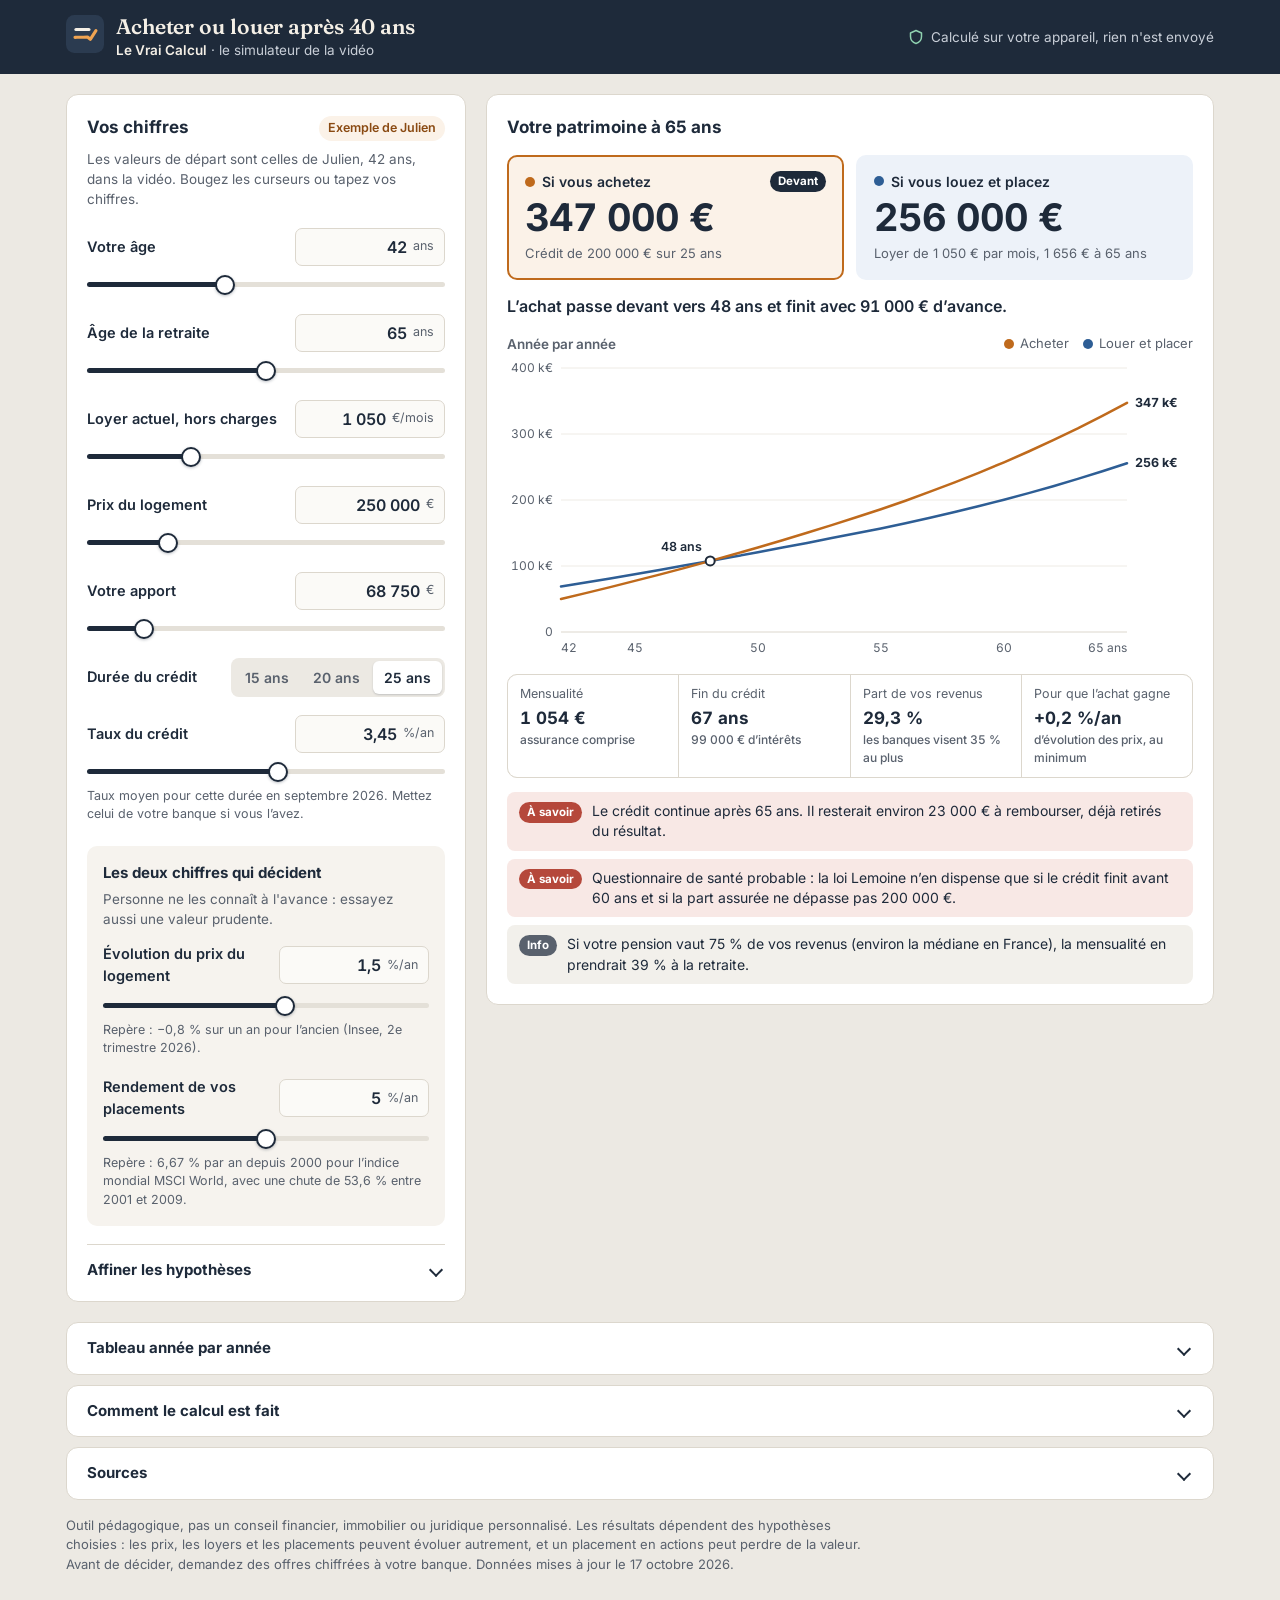
<file: acheter-ou-louer/index.html>
<!doctype html>
<html lang="fr">
<head>
<meta charset="utf-8">
<meta name="viewport" content="width=device-width, initial-scale=1, viewport-fit=cover">
<title>Simulateur acheter ou louer après 40 ans | Le Vrai Calcul</title>
<meta name="description" content="Comparez votre patrimoine à la retraite si vous achetez votre logement ou si vous restez locataire en plaçant la différence. Gratuit, sans inscription, calculé sur votre appareil.">
<meta property="og:title" content="Acheter ou louer après 40 ans : le simulateur">
<meta property="og:description" content="Le simulateur de la vidéo « Acheter ou louer après 40 ans : le vrai calcul ». Gratuit, sans inscription.">
<meta property="og:type" content="website">
<meta name="theme-color" content="#1E2A3A">
<link rel="icon" href="../favicon.svg" type="image/svg+xml">
<link rel="preload" href="../fonts/inter-latin-400-normal.woff2" as="font" type="font/woff2" crossorigin>
<link rel="preload" href="../fonts/inter-latin-700-normal.woff2" as="font" type="font/woff2" crossorigin>
<link rel="stylesheet" href="style.css">
</head>
<body>
<header class="barre">
  <div class="largeur barre-contenu">
    <div class="marque">
      <a class="lien-logo" href="../" aria-label="Le Vrai Calcul : accueil"><svg class="logo" viewBox="0 0 800 800" aria-hidden="true"><rect width="800" height="800" rx="176" fill="currentColor"/><rect x="176" y="272" width="340" height="66" rx="33" fill="#F4EFE6"/><path d="M190 470 C 270 468, 370 466, 452 462 L 512 512 L 630 330" fill="none" stroke="#F0A452" stroke-width="66" stroke-linecap="round" stroke-linejoin="round"/></svg></a>
      <div>
        <h1>Acheter ou louer après 40 ans</h1>
        <p class="sous-titre"><a class="lien-chaine" href="../">Le Vrai Calcul</a> · le simulateur de la vidéo<span id="lien-video-zone" hidden>, <a id="lien-video" href="#">à voir ici</a></span></p>
      </div>
    </div>
    <p class="confiance"><svg viewBox="0 0 16 16" aria-hidden="true"><path d="M8 1.5 2.5 4v3.6c0 3.2 2.3 6 5.5 6.9 3.2-.9 5.5-3.7 5.5-6.9V4z" fill="none" stroke="currentColor" stroke-width="1.5" stroke-linejoin="round"/></svg>Calculé sur votre appareil, rien n'est envoyé</p>
  </div>
</header>

<main class="largeur appli">
  <form id="formulaire" class="panneau reglages" novalidate autocomplete="off" aria-label="Vos chiffres">
    <div class="entete-panneau">
      <h2>Vos chiffres</h2>
      <p class="mode" id="mode"><span class="pastille-mode" id="mode-texte">Exemple de Julien</span><button type="button" class="petit-bouton" id="reinitialiser" hidden>Remettre l'exemple</button></p>
    </div>
    <p class="consigne" id="consigne">Les valeurs de départ sont celles de Julien, 42&nbsp;ans, dans la vidéo. Bougez les curseurs ou tapez vos chiffres.</p>

    <div class="groupe" id="groupe-base"></div>

    <div class="ligne ligne-duree">
      <span class="libelle" id="duree-titre">Durée du crédit</span>
      <div class="segments" role="radiogroup" aria-labelledby="duree-titre">
        <label><input type="radio" name="duree" value="15"><span>15 ans</span></label>
        <label><input type="radio" name="duree" value="20"><span>20 ans</span></label>
        <label><input type="radio" name="duree" value="25"><span>25 ans</span></label>
      </div>
    </div>
    <div class="groupe" id="groupe-credit"></div>

    <div class="groupe decisif">
      <h3>Les deux chiffres qui décident</h3>
      <p class="consigne">Personne ne les connaît à l'avance&nbsp;: essayez aussi une valeur prudente.</p>
      <div id="groupe-decisif"></div>
    </div>

    <details class="affiner" id="affiner">
      <summary>Affiner les hypothèses</summary>
      <div class="groupe" id="groupe-affiner"></div>
    </details>
  </form>

  <section class="panneau resultats" id="resultats" aria-labelledby="resultats-titre" tabindex="-1">
    <h2 id="resultats-titre">Votre patrimoine à <span id="r-age">65</span>&nbsp;ans</h2>

    <div class="duel" aria-live="polite">
      <div class="tuile tuile-achat" id="tuile-achat">
        <p class="tuile-nom"><i class="point-serie achat" aria-hidden="true"></i>Si vous achetez <span class="devant" hidden>Devant</span></p>
        <p class="tuile-somme" id="r-achat">—</p>
        <p class="tuile-detail" id="r-achat-detail"></p>
      </div>
      <div class="tuile tuile-location" id="tuile-location">
        <p class="tuile-nom"><i class="point-serie location" aria-hidden="true"></i>Si vous louez et placez <span class="devant" hidden>Devant</span></p>
        <p class="tuile-somme" id="r-location">—</p>
        <p class="tuile-detail" id="r-location-detail"></p>
      </div>
    </div>
    <p class="verdict" id="r-verdict"></p>

    <figure class="graphique">
      <div class="graphique-tete">
        <figcaption>Année par année</figcaption>
        <div class="legende" aria-hidden="true"><span><i class="point-serie achat"></i>Acheter</span><span><i class="point-serie location"></i>Louer et placer</span></div>
      </div>
      <div class="zone-graphique" id="zone-graphique">
        <svg id="graphique" role="img" aria-labelledby="graphique-desc"><desc id="graphique-desc"></desc></svg>
        <div class="bulle" id="bulle" hidden></div>
      </div>
    </figure>

    <dl class="chiffres-cles" id="chiffres-cles"></dl>

    <ul class="alertes" id="alertes"></ul>
  </section>
</main>

<section class="largeur annexes">
  <details class="volet">
    <summary>Tableau année par année</summary>
    <div class="volet-contenu">
      <div class="tableau-defile">
        <table id="tableau">
          <thead><tr><th scope="col">Âge</th><th scope="col">Si vous achetez</th><th scope="col">Si vous louez et placez</th><th scope="col">Devant</th></tr></thead>
          <tbody></tbody>
        </table>
      </div>
    </div>
  </details>
  <details class="volet">
    <summary>Comment le calcul est fait</summary>
    <div class="volet-contenu">
      <ul class="liste">
        <li><strong>Si vous achetez&nbsp;:</strong> l'apport paie les frais d'achat et une partie du prix, le reste est emprunté. Vous payez la mensualité, l'assurance, la taxe foncière, les charges et l'entretien. Votre patrimoine, c'est la valeur du logement, moins ce qu'il reste à rembourser, plus ce que vous avez pu placer les mois où vous payiez moins qu'un loyer.</li>
        <li><strong>Si vous louez et placez&nbsp;:</strong> l'apport est placé dès le départ. Chaque mois où l'acheteur paie plus que votre loyer, vous placez la différence.</li>
        <li>Le calcul est fait mois par mois. Les loyers et les dépenses augmentent chaque année du pourcentage choisi. Les résultats sont arrondis au millier d'euros.</li>
        <li><strong>Pas compté&nbsp;:</strong> les frais de revente du logement, les impôts et les frais sur les placements, les aides et les prêts aidés. L'assurance est calculée sur le montant emprunté au départ, comme dans la plupart des contrats de banque.</li>
      </ul>
    </div>
  </details>
  <details class="volet">
    <summary>Sources</summary>
    <div class="volet-contenu">
      <ul class="liste sources">
        <li>Taux moyens par durée, septembre 2026&nbsp;: <a href="https://lobservatoire.creditlogement.fr/publications/analyse-marche-immobilier-septembre-2026/">Observatoire Crédit Logement/CSA</a></li>
        <li>Règle des 35&nbsp;% assurance comprise&nbsp;: <a href="https://www.economie.gouv.fr/files/files/directions_services/hcsf/HCSF%20-%20Communiqu%C3%A9%20de%20presse%20du%20mardi%209%20juin%202026.pdf">Haut Conseil de stabilité financière, juin 2026</a></li>
        <li>Questionnaire de santé (loi Lemoine)&nbsp;: <a href="https://www.assemblee-nationale.fr/dyn/17/questions/QANR5L17QE14708">réponse du gouvernement du 21/07/2026</a></li>
        <li>Pension inférieure de plus de 25&nbsp;% au dernier revenu pour la moitié des personnes en emploi avant leur retraite&nbsp;: <a href="https://drees.solidarites-sante.gouv.fr/sites/default/files/2026-03/ER1369_Niveau%20vie%20retrait%C3%A9s.pdf">DREES, Études et résultats n°&nbsp;1369, mars 2026</a></li>
        <li>Prix des logements anciens&nbsp;: <a href="https://insee.fr/fr/statistiques/9040119">Insee, 2<sup>e</sup>&nbsp;trimestre 2026</a></li>
        <li>Rendement du MSCI World en euros&nbsp;: <a href="https://www.msci.com/documents/10199/890dd84d-3750-4656-87f2-1229ed5a5d6e">fiche MSCI au 30/09/2026</a></li>
      </ul>
    </div>
  </details>

  <section class="newsletter" id="newsletter" hidden aria-labelledby="newsletter-titre">
    <h2 id="newsletter-titre">Recevez la check-list «&nbsp;Acheter après 40&nbsp;ans&nbsp;»</h2>
    <p>Les 8 points à vérifier avant de signer, sur une page (PDF), chaque chiffre sourcé.</p>
    <form id="newsletter-form" method="post" action="#">
      <label class="libelle-email" for="newsletter-email">Votre adresse email</label>
      <div class="ligne-email">
        <input type="email" id="newsletter-email" name="EMAIL" autocomplete="email" required placeholder="prenom@exemple.fr">
        <button type="submit" class="bouton">Recevoir la check-list</button>
      </div>
      <label class="case-lettre"><input type="checkbox" name="NEWSLETTER" value="1"> Je veux aussi recevoir le prochain vrai calcul par email (désinscription en un clic).</label>
      <input type="text" name="email_address_check" value="" tabindex="-1" autocomplete="off" aria-hidden="true" class="piege">
      <input type="hidden" name="locale" value="fr">
      <p class="mention-email">Votre adresse sert seulement à vous envoyer la check-list et, si vous cochez la case, la lettre. Elle n'est jamais revendue.</p>
    </form>
  </section>

  <p class="avertissement">Outil pédagogique, pas un conseil financier, immobilier ou juridique personnalisé. Les résultats dépendent des hypothèses choisies&nbsp;: les prix, les loyers et les placements peuvent évoluer autrement, et un placement en actions peut perdre de la valeur. Avant de décider, demandez des offres chiffrées à votre banque. Données mises à jour le 17&nbsp;octobre 2026.</p>
</section>

<div class="barre-mobile" id="barre-mobile" hidden>
  <a href="#resultats"><span>À <b id="b-age">65</b>&nbsp;ans</span><span><i class="point-serie achat" aria-hidden="true"></i>Acheter <b id="b-achat">—</b></span><span><i class="point-serie location" aria-hidden="true"></i>Louer <b id="b-location">—</b></span></a>
</div>

<script src="simulateur.js"></script>
</body>
</html>
</file>
<file: accueil.css>
/* Page d'accueil de levraicalcul.fr */
@font-face { font-family: "Inter"; src: url("fonts/inter-latin-400-normal.woff2") format("woff2"); font-weight: 400; font-display: swap; }
@font-face { font-family: "Inter"; src: url("fonts/inter-latin-600-normal.woff2") format("woff2"); font-weight: 600; font-display: swap; }
@font-face { font-family: "Inter"; src: url("fonts/inter-latin-700-normal.woff2") format("woff2"); font-weight: 700; font-display: swap; }
@font-face { font-family: "Fraunces"; src: url("fonts/fraunces-latin-600-normal.woff2") format("woff2"); font-weight: 600; font-display: swap; }
@font-face { font-family: "Fraunces"; src: url("fonts/fraunces-latin-800-normal.woff2") format("woff2"); font-weight: 800; font-display: swap; }

:root {
  --fond: #141D29;
  --fond-2: #1B2636;
  --fond-3: #233145;
  --creme: #F4EFE6;
  --texte: #C9CFD8;
  --gris: #9AA4B2;
  --ambre: #D9822B;
  --ambre-clair: #F0A452;
  --trait: rgba(244, 239, 230, .12);
}
* { box-sizing: border-box; }
html { -webkit-text-size-adjust: 100%; scroll-behavior: smooth; }
body { margin: 0; background: var(--fond); color: var(--texte); font: 400 17px/1.6 "Inter", system-ui, sans-serif; }
a { color: inherit; }
.largeur { width: 100%; max-width: 1120px; margin-inline: auto; padding-inline: 24px; }
:focus-visible { outline: 2px solid var(--ambre-clair); outline-offset: 3px; border-radius: 6px; }

/* En-tête et menu */
.entete { position: sticky; top: 0; z-index: 10; background: rgba(20, 29, 41, .9); backdrop-filter: blur(10px); -webkit-backdrop-filter: blur(10px); border-bottom: 1px solid var(--trait); }
.accueil .entete { position: absolute; left: 0; right: 0; background: transparent; backdrop-filter: none; -webkit-backdrop-filter: none; border-bottom: 0; }
.entete-contenu { display: flex; align-items: center; justify-content: space-between; gap: 16px; padding-block: 18px; }
.marque { display: inline-flex; align-items: center; gap: 12px; text-decoration: none; color: var(--creme); flex-shrink: 0; }
.logo { width: 38px; height: 38px; border-radius: 50%; display: block; box-shadow: 0 0 0 1.5px rgba(244,239,230,.25); }
.nom { font: 800 21px/1 "Fraunces", Georgia, serif; letter-spacing: -.01em; }
.menu ul { display: flex; gap: 6px; margin: 0; padding: 0; list-style: none; }
.menu a { display: block; white-space: nowrap; padding: 8px 12px; border-radius: 8px; font: 600 15px/1 "Inter", sans-serif; color: var(--creme); opacity: .78; text-decoration: none; }
.menu a:hover, .menu a[aria-current="page"] { opacity: 1; }
.menu a[aria-current="page"] { color: var(--ambre-clair); }

/* Haut de page */
.hero { position: relative; min-height: 660px; display: flex; align-items: center; background: url("identite/julien-soir.jpg") 70% 28% / cover no-repeat; }
.hero::before { content: ""; position: absolute; inset: 0; background: linear-gradient(90deg, var(--fond) 0%, rgba(20,29,41,.93) 30%, rgba(20,29,41,.4) 60%, rgba(20,29,41,.12) 100%), linear-gradient(0deg, var(--fond) 0%, transparent 28%); }
.hero-contenu { position: relative; padding-block: 120px 80px; }
.hero-contenu > * { max-width: 560px; }
.kicker { margin: 0; font: 700 13px/1.3 "Inter", sans-serif; letter-spacing: .16em; text-transform: uppercase; color: var(--ambre-clair); }
h1 { margin: 18px 0 0; font: 800 clamp(40px, 6vw, 66px)/1.02 "Fraunces", Georgia, serif; color: var(--creme); letter-spacing: -.02em; }
h1 em { font-style: normal; color: var(--ambre-clair); }
.chapo { margin: 22px 0 0; font-size: clamp(17px, 2vw, 19px); max-width: 480px; }
.boutons { display: flex; flex-wrap: wrap; gap: 14px; margin-top: 34px; }
.btn { display: inline-flex; align-items: center; gap: 8px; padding: 16px 24px; border-radius: 12px; font: 700 16px/1 "Inter", sans-serif; text-decoration: none; transition: background .15s ease, border-color .15s ease; }
.btn-plein { background: var(--ambre); color: #fff; }
.btn-plein:hover { background: #E8913A; }
.btn-ligne { border: 1.5px solid rgba(244,239,230,.4); color: var(--creme); padding: 14.5px 22px; }
.btn-ligne:hover { border-color: var(--creme); }
.btn-petit { background: var(--ambre); color: #fff; padding: 12px 18px; font-size: 15px; }

/* Bande de chiffres */
.chiffres { display: grid; grid-template-columns: repeat(3, 1fr); gap: 1px; margin: -20px 0 0; padding: 0; list-style: none; background: var(--trait); border: 1px solid var(--trait); border-radius: 16px; overflow: hidden; position: relative; }
.chiffres li { background: var(--fond-2); padding: 24px 28px; }
.chiffres b { display: block; font: 800 34px/1.1 "Fraunces", Georgia, serif; color: var(--creme); }
.chiffres span { font-size: 15px; color: var(--gris); }

/* Blocs */
.bloc { padding-block: 72px 0; }
.bloc-tete { display: flex; align-items: baseline; justify-content: space-between; gap: 12px; margin-bottom: 22px; }
h2 { margin: 0; font: 800 clamp(26px, 3.2vw, 34px)/1.15 "Fraunces", Georgia, serif; color: var(--creme); letter-spacing: -.01em; }
.voir-tout, .lien { font-weight: 700; color: var(--ambre-clair); text-decoration: none; white-space: nowrap; }
.voir-tout:hover, .lien:hover { text-decoration: underline; }

.video-carte { display: grid; grid-template-columns: 1.15fr 1fr; gap: 36px; align-items: center; background: var(--fond-2); border: 1px solid var(--trait); border-radius: 20px; padding: 18px; }
.video-image { position: relative; display: block; border-radius: 12px; overflow: hidden; }
.video-image img { display: block; width: 100%; height: auto; transition: transform .3s ease; }
.video-image:hover img { transform: scale(1.03); }
.duree { position: absolute; right: 10px; bottom: 10px; font: 700 12px/1 "Inter", sans-serif; color: #fff; background: rgba(0,0,0,.78); padding: 5px 7px; border-radius: 5px; }
.video-texte h3 { margin: 10px 0 10px; font: 800 26px/1.2 "Fraunces", Georgia, serif; }
.video-texte h3 a { color: var(--creme); text-decoration: none; }
.video-texte h3 a:hover { color: var(--ambre-clair); }
.video-texte p { margin: 0; }
.liens-video { display: flex; flex-wrap: wrap; align-items: center; gap: 14px 22px; margin-top: 22px; }

.grille-simus { display: grid; grid-template-columns: repeat(auto-fill, minmax(280px, 1fr)); gap: 16px; }
.carte { display: grid; align-content: start; gap: 10px; padding: 26px; border-radius: 18px; background: var(--fond-2); border: 1px solid var(--trait); color: var(--texte); text-decoration: none; transition: border-color .15s ease, background .15s ease; }
a.carte:hover { border-color: rgba(240,164,82,.6); background: var(--fond-3); }
.carte-titre { font: 800 24px/1.15 "Fraunces", Georgia, serif; color: var(--creme); }
.carte-action { margin-top: 4px; font-weight: 700; color: var(--ambre-clair); }
.carte-bientot { background: transparent; border-style: dashed; }
.carte-bientot .carte-titre, .carte-bientot .carte-action { color: var(--gris); }

.trois { display: grid; grid-template-columns: repeat(3, 1fr); gap: 16px; margin: 0; padding: 0; list-style: none; }
.trois li { display: grid; align-content: start; gap: 6px; padding: 26px; border-top: 2px solid var(--ambre); background: var(--fond-2); border-radius: 0 0 16px 16px; }
.trois b { font: 800 15px/1 "Inter", sans-serif; letter-spacing: .1em; color: var(--ambre-clair); margin-bottom: 8px; }
.trois .t { font: 800 20px/1.2 "Fraunces", Georgia, serif; color: var(--creme); }

.pied { margin-top: 88px; padding-block: 32px 44px; border-top: 1px solid var(--trait); font-size: 14px; color: var(--gris); }
.pied p { margin: 0 0 6px; }
.pied a { color: var(--creme); }

@media (max-width: 820px) {
  .video-carte { grid-template-columns: 1fr; gap: 22px; }
  .trois, .chiffres { grid-template-columns: 1fr; }
  .chiffres li { padding: 18px 22px; display: flex; align-items: baseline; gap: 12px; }
  .chiffres b { font-size: 26px; }
}
@media (max-width: 640px) {
  .entete-contenu { padding-block: 14px; }
  .menu li:first-child { display: none; }
  .menu ul { gap: 0; }
  .menu a { padding: 8px 7px; font-size: 14px; }
  .nom { display: none; }
  .logo { width: 36px; height: 36px; }
  .hero { min-height: 0; align-items: flex-end; background-position: 78% 0; background-size: auto 430px; background-color: var(--fond); }
  .hero::before { background: linear-gradient(0deg, var(--fond) 0%, var(--fond) 38%, rgba(20,29,41,.55) 60%, rgba(20,29,41,.2) 100%); }
  .hero-contenu { padding-block: 270px 56px; }
  .bloc { padding-top: 56px; }
}
@media (max-width: 340px) { .menu a { padding: 8px 5px; font-size: 13px; } }
@media (prefers-reduced-motion: reduce) { * { transition: none !important; scroll-behavior: auto !important; } }
</file>
<file: acheter-ou-louer-apres-40-ans/article.css>
/* Page article (thème sombre) */
.article { max-width: 760px; padding-top: 8px; }
.article .kicker, .article .themes { margin: 40px 0 14px; font: 700 13px/1.3 "Inter", sans-serif; letter-spacing: .16em; text-transform: uppercase; color: var(--ambre-clair); }
.article h1 { font-size: clamp(32px, 5.4vw, 52px); }
.article .souligne { color: var(--ambre-clair); background: none; }
.article .chapo { max-width: none; }
.article p, .article li { color: var(--texte); }
.article a { color: var(--ambre-clair); }
.article a.carte { color: var(--texte); text-decoration: none; }
.article .carte-titre { color: var(--creme); }
.article .etiquette { justify-self: start; font: 700 12px/1 "Inter", sans-serif; letter-spacing: .08em; text-transform: uppercase; color: var(--ambre-clair); }
.video { position: relative; aspect-ratio: 16 / 9; margin: 32px 0; border-radius: 14px; overflow: hidden; background: #000; border: 1px solid var(--trait); }
.video iframe { position: absolute; inset: 0; width: 100%; height: 100%; border: 0; }
.essentiel { background: var(--fond-2); border: 1px solid var(--trait); border-left: 3px solid var(--ambre); border-radius: 12px; padding: 20px 24px; margin: 0 0 12px; }
.essentiel h2 { margin: 0 0 10px; font: 700 13px/1.3 "Inter", sans-serif; letter-spacing: .12em; text-transform: uppercase; color: var(--gris); }
.essentiel ul { margin: 0; padding-left: 20px; }
.essentiel li { margin: 6px 0; }
h2.h { margin: 48px 0 12px; font: 800 clamp(23px, 3.4vw, 29px)/1.2 "Fraunces", Georgia, serif; color: var(--creme); }
.etapes { padding-left: 22px; }
.etapes li { margin: 8px 0; }
.cta { margin: 28px 0 8px; }
details.q { border-bottom: 1px solid var(--trait); padding: 14px 0; }
details.q summary { cursor: pointer; font-weight: 700; color: var(--creme); }
details.q p { margin: 10px 0 2px; }
.transcript { margin-top: 48px; background: var(--fond-2); border: 1px solid var(--trait); border-radius: 14px; padding: 18px 22px; }
.transcript summary { cursor: pointer; font: 800 20px/1.3 "Fraunces", Georgia, serif; color: var(--creme); }
.transcript-texte h3 { margin: 26px 0 6px; font: 700 13px/1.3 "Inter", sans-serif; letter-spacing: .1em; text-transform: uppercase; color: var(--ambre-clair); }
.transcript-texte p { margin: 0 0 10px; }
.sources { padding-left: 20px; font-size: 15px; }
.sources li { margin: 6px 0; }
.avert { font-size: 14px; color: var(--gris) !important; margin-top: 24px; }
</file>
<file: acheter-ou-louer/style.css>
/* Simulateur « Acheter ou louer après 40 ans » — interface d'outil, couleurs de la chaîne. */

@font-face { font-family: "Inter"; src: url("../fonts/inter-latin-400-normal.woff2") format("woff2"); font-weight: 400; font-display: swap; }
@font-face { font-family: "Inter"; src: url("../fonts/inter-latin-500-normal.woff2") format("woff2"); font-weight: 500; font-display: swap; }
@font-face { font-family: "Inter"; src: url("../fonts/inter-latin-600-normal.woff2") format("woff2"); font-weight: 600; font-display: swap; }
@font-face { font-family: "Inter"; src: url("../fonts/inter-latin-700-normal.woff2") format("woff2"); font-weight: 700; font-display: swap; }
@font-face { font-family: "Fraunces"; src: url("../fonts/fraunces-latin-600-normal.woff2") format("woff2"); font-weight: 600; font-display: swap; }

/* Mise en page : barre de titre, puis deux panneaux côte à côte (réglages | résultats), volets repliables dessous. */
:root {
  --fond: #ECE9E3;
  --panneau: #FFFFFF;
  --encre: #1E2A3A;
  --doux: #59616D;
  --bord: #DCD7CD;
  --piste: #E4E0D8;
  --ambre: #D9822B;
  --achat: #BF6A1C;
  --achat-fond: #FBF2E8;
  --location: #2E5E95;
  --location-fond: #EDF2F9;
  --vert: #2F7356;
  --vert-fond: #E6F1EB;
  --brique: #B5483B;
  --brique-fond: #F8E8E5;
  --f-texte: "Inter", system-ui, -apple-system, "Segoe UI", Roboto, sans-serif;
  --f-marque: "Fraunces", Georgia, serif;
  color-scheme: light;
}

* { box-sizing: border-box; }
html { -webkit-text-size-adjust: 100%; }
body { margin: 0; background: var(--fond); color: var(--encre); font: 400 16px/1.5 var(--f-texte); }
a { color: var(--location); text-underline-offset: 2px; }
:focus-visible { outline: 2px solid var(--location); outline-offset: 2px; }
.largeur {
  max-width: 1180px; margin: 0 auto;
  padding-left: max(16px, env(safe-area-inset-left, 0px));
  padding-right: max(16px, env(safe-area-inset-right, 0px));
}

/* Barre de titre */
.barre { background: var(--encre); color: #F4EFE6; }
.barre-contenu { display: flex; flex-wrap: wrap; align-items: center; justify-content: space-between; gap: 10px 24px; padding-block: 14px; }
.marque { display: flex; align-items: center; gap: 12px; min-width: 0; }
.logo { width: 38px; height: 38px; flex: none; color: #2B3B50; }
.barre h1 { margin: 0; font: 600 21px/1.15 var(--f-marque); letter-spacing: -.005em; }
.sous-titre { margin: 2px 0 0; font-size: 13.5px; color: #C9CFD8; }
.sous-titre a { color: #F0A452; }
.sous-titre .lien-chaine { color: #F4EFE6; font-weight: 600; text-decoration: none; }
.sous-titre .lien-chaine:hover, .sous-titre .lien-chaine:focus-visible { text-decoration: underline; }
.lien-logo { display: block; flex: none; border-radius: 9px; }
.lien-logo:focus-visible { outline: 2px solid #F0A452; outline-offset: 3px; }
.confiance { margin: 0; display: inline-flex; align-items: center; gap: 7px; font-size: 13.5px; color: #C9CFD8; }
.confiance svg { width: 16px; height: 16px; color: #8FD1B0; }

/* Les deux panneaux */
.appli {
  display: grid; grid-template-columns: minmax(0, 400px) minmax(0, 1fr);
  gap: 20px; align-items: start; padding-block: 20px;
}
.panneau { background: var(--panneau); border: 1px solid var(--bord); border-radius: 12px; padding: 20px; min-width: 0; }
.panneau h2 { margin: 0; font-size: 17px; font-weight: 700; }

/* Réglages */
.entete-panneau { display: flex; align-items: center; justify-content: space-between; gap: 10px; flex-wrap: wrap; }
.mode { margin: 0; display: flex; align-items: center; gap: 8px; }
.pastille-mode { font-size: 12.5px; font-weight: 600; padding: 3px 9px; border-radius: 999px; background: var(--achat-fond); color: #8A4A12; }
.pastille-mode.perso { background: var(--location-fond); color: var(--location); }
.petit-bouton { border: 1px solid var(--bord); background: var(--panneau); border-radius: 6px; padding: 4px 9px; font: 600 12.5px/1.2 var(--f-texte); color: var(--encre); cursor: pointer; }
.petit-bouton:hover { border-color: var(--encre); }
.consigne { margin: 8px 0 0; font-size: 13.5px; color: var(--doux); }

.groupe { display: grid; gap: 18px; margin-top: 18px; }
.ligne { display: grid; grid-template-columns: minmax(0, 1fr) auto; align-items: center; gap: 6px 12px; }
.ligne label, .libelle { font-size: 14.5px; font-weight: 600; }
.valeur {
  display: flex; align-items: center; width: 150px; height: 38px;
  border: 1px solid var(--bord); border-radius: 7px; background: #FBFAF7;
}
.valeur:hover { border-color: #B9B2A5; }
.valeur:focus-within { outline: 2px solid var(--location); outline-offset: 0; border-color: var(--location); background: #fff; }
.valeur input {
  flex: 1; min-width: 0; height: 100%; padding: 0 6px 0 10px; border: 0; background: transparent; outline: none;
  font: 600 16px/1 var(--f-texte); font-variant-numeric: tabular-nums; color: var(--encre); text-align: right;
}
.valeur:has(input[aria-invalid="true"]) { border-color: var(--brique); background: var(--brique-fond); }
.valeur .unite { flex: none; padding-right: 10px; font-size: 12.5px; color: var(--doux); white-space: nowrap; }
.ligne .indice { grid-column: 1 / -1; margin: -2px 0 0; font-size: 12.5px; color: var(--doux); }
.ligne .erreur { grid-column: 1 / -1; margin: 0; font-size: 12.5px; font-weight: 600; color: var(--brique); }

input[type="range"] {
  grid-column: 1 / -1; width: 100%; margin: 2px 0 0; height: 22px; background: transparent;
  -webkit-appearance: none; appearance: none; cursor: pointer; --p: 50%;
}
input[type="range"]::-webkit-slider-runnable-track { height: 5px; border-radius: 3px; background: linear-gradient(to right, var(--encre) var(--p), var(--piste) var(--p)); }
input[type="range"]::-moz-range-track { height: 5px; border-radius: 3px; background: var(--piste); }
input[type="range"]::-moz-range-progress { height: 5px; border-radius: 3px; background: var(--encre); }
input[type="range"]::-webkit-slider-thumb {
  -webkit-appearance: none; appearance: none; width: 20px; height: 20px; margin-top: -7.5px; border-radius: 50%;
  background: var(--panneau); border: 2px solid var(--encre); box-shadow: 0 1px 3px rgba(30, 42, 58, .3);
}
input[type="range"]::-moz-range-thumb { width: 16px; height: 16px; border-radius: 50%; background: var(--panneau); border: 2px solid var(--encre); }
input[type="range"]:focus-visible { outline: none; }
input[type="range"]:focus-visible::-webkit-slider-thumb { box-shadow: 0 0 0 3px rgba(46, 94, 149, .4); }
input[type="range"]:focus-visible::-moz-range-thumb { box-shadow: 0 0 0 3px rgba(46, 94, 149, .4); }

.ligne-duree { margin-top: 18px; }
.segments { display: inline-flex; background: var(--fond); border-radius: 8px; padding: 3px; gap: 2px; }
.segments label { margin: 0; cursor: pointer; }
.segments input { position: absolute; opacity: 0; pointer-events: none; }
.segments span { display: block; padding: 6px 11px; border-radius: 6px; font-size: 14px; font-weight: 600; color: var(--doux); }
.segments input:checked + span { background: var(--panneau); color: var(--encre); box-shadow: 0 1px 2px rgba(30, 42, 58, .2); }
.segments input:focus-visible + span { outline: 2px solid var(--location); }

.decisif { margin-top: 22px; padding: 16px; border-radius: 10px; background: #F6F3EE; gap: 0; }
.decisif h3 { margin: 0; font-size: 15px; font-weight: 700; }
.decisif .consigne { margin-top: 4px; }
#groupe-decisif { display: grid; gap: 18px; margin-top: 14px; }

.affiner { margin-top: 18px; border-top: 1px solid var(--bord); padding-top: 14px; }
.affiner summary, .volet summary {
  cursor: pointer; list-style: none; display: flex; align-items: center; justify-content: space-between; gap: 12px;
  font-weight: 700; font-size: 15px;
}
.affiner summary::-webkit-details-marker, .volet summary::-webkit-details-marker { display: none; }
.affiner summary::after, .volet summary::after {
  content: ""; width: 8px; height: 8px; border-right: 2px solid currentColor; border-bottom: 2px solid currentColor;
  transform: rotate(45deg); margin-right: 4px; transition: transform .15s ease;
}
.affiner[open] summary::after, .volet[open] summary::after { transform: rotate(-135deg); }

/* Résultats */
.resultats { position: sticky; top: 16px; outline: none; }
.duel { display: grid; grid-template-columns: repeat(2, minmax(0, 1fr)); gap: 12px; margin-top: 14px; }
.tuile { border-radius: 10px; padding: 14px 16px; border: 2px solid transparent; min-width: 0; }
.tuile-achat { background: var(--achat-fond); }
.tuile-location { background: var(--location-fond); }
.tuile.gagnante.tuile-achat { border-color: var(--achat); }
.tuile.gagnante.tuile-location { border-color: var(--location); }
.tuile-nom { margin: 0; display: flex; align-items: center; gap: 7px; flex-wrap: wrap; font-size: 14px; font-weight: 600; }
.point-serie { display: inline-block; width: 10px; height: 10px; border-radius: 50%; flex: none; }
.point-serie.achat { background: var(--achat); }
.point-serie.location { background: var(--location); }
.devant { margin-left: auto; font-size: 11.5px; font-weight: 700; padding: 2px 8px; border-radius: 999px; background: var(--encre); color: #fff; }
.tuile-somme { margin: 6px 0 0; font: 700 clamp(28px, 3.6vw, 38px)/1.05 var(--f-texte); font-variant-numeric: tabular-nums; letter-spacing: -.02em; white-space: nowrap; }
.tuile-detail { margin: 6px 0 0; font-size: 13px; color: var(--doux); }
.verdict { margin: 14px 0 0; font-size: 16px; font-weight: 600; }
.verdict .chiffre { font-variant-numeric: tabular-nums; }

.graphique { margin: 16px 0 0; }
.graphique-tete { display: flex; align-items: baseline; justify-content: space-between; gap: 12px; flex-wrap: wrap; }
.graphique figcaption { font-size: 13.5px; font-weight: 600; color: var(--doux); }
.legende { display: flex; gap: 14px; font-size: 13px; color: var(--doux); }
.legende span { display: inline-flex; align-items: center; gap: 6px; }
.zone-graphique { position: relative; margin-top: 4px; touch-action: pan-y; }
#graphique { display: block; width: 100%; height: auto; overflow: visible; }
#graphique text { font-family: var(--f-texte); fill: var(--doux); font-size: 12px; font-variant-numeric: tabular-nums; }
#graphique .grille-y { stroke: #EEEBE5; stroke-width: 1; }
#graphique .axe { stroke: var(--bord); stroke-width: 1; }
#graphique .courbe { fill: none; stroke-width: 2.5; stroke-linejoin: round; stroke-linecap: round; }
#graphique .courbe.achat { stroke: var(--achat); }
#graphique .courbe.location { stroke: var(--location); }
#graphique .etiquette-fin { font-weight: 700; fill: var(--encre); font-size: 12.5px; }
#graphique .croisement { fill: var(--panneau); stroke: var(--encre); stroke-width: 2; }
#graphique .note-croisement { font-weight: 600; fill: var(--encre); font-size: 12.5px; }
#graphique .viseur { stroke: var(--encre); stroke-width: 1; stroke-dasharray: 3 3; }
#graphique .point { stroke: var(--panneau); stroke-width: 2; }
.bulle {
  position: absolute; top: 0; pointer-events: none; z-index: 2;
  background: var(--encre); color: #fff; border-radius: 7px; padding: 8px 10px;
  font-size: 13px; line-height: 1.45; white-space: nowrap; font-variant-numeric: tabular-nums;
  box-shadow: 0 8px 20px -8px rgba(30, 42, 58, .6);
}
.bulle .point-serie { width: 8px; height: 8px; margin-right: 6px; box-shadow: 0 0 0 1.5px #fff; }

.chiffres-cles { display: grid; grid-template-columns: repeat(4, minmax(0, 1fr)); gap: 1px; margin: 16px 0 0; background: var(--bord); border: 1px solid var(--bord); border-radius: 10px; overflow: hidden; }
.chiffres-cles div { background: var(--panneau); padding: 10px 12px; min-width: 0; }
.chiffres-cles dt { font-size: 12.5px; color: var(--doux); }
.chiffres-cles dd { margin: 2px 0 0; font-size: 17px; font-weight: 700; font-variant-numeric: tabular-nums; }
.chiffres-cles dd small { display: block; font-size: 12px; font-weight: 500; color: var(--doux); }

.alertes { list-style: none; margin: 14px 0 0; padding: 0; display: grid; gap: 8px; }
.alertes li { display: grid; grid-template-columns: auto minmax(0, 1fr); gap: 10px; align-items: start; padding: 9px 12px; border-radius: 8px; font-size: 14px; line-height: 1.45; }
.alertes .etat { font-size: 11.5px; font-weight: 700; padding: 2px 8px; border-radius: 999px; white-space: nowrap; margin-top: 1px; }
.alertes .ok { background: var(--vert-fond); }
.alertes .ok .etat { background: var(--vert); color: #fff; }
.alertes .attention { background: var(--brique-fond); }
.alertes .attention .etat { background: var(--brique); color: #fff; }
.alertes .info { background: #F2F0EB; }
.alertes .info .etat { background: var(--doux); color: #fff; }

/* Volets repliables */
.annexes { display: grid; gap: 10px; padding-bottom: 40px; }
.volet { background: var(--panneau); border: 1px solid var(--bord); border-radius: 12px; padding: 14px 20px; }
.volet-contenu { margin-top: 12px; }
.tableau-defile { overflow-x: auto; }
table { border-collapse: collapse; width: 100%; min-width: 440px; font-variant-numeric: tabular-nums; }
th, td { padding: 7px 10px; text-align: right; border-bottom: 1px solid #EEEBE5; font-size: 14px; }
th:first-child, td:first-child { text-align: left; }
thead th { font-weight: 600; color: var(--doux); font-size: 13px; }
tr.fin-credit td { font-weight: 700; }
.liste { margin: 0; padding-left: 18px; display: grid; gap: 8px; font-size: 14.5px; max-width: 80ch; }
.sources li { overflow-wrap: anywhere; }
.newsletter { background: var(--encre); color: #F4EFE6; border-radius: 12px; padding: 18px 20px; }
.newsletter h2 { margin: 0 0 4px; font-size: 18px; }
.newsletter p { margin: 0 0 12px; font-size: 14.5px; }
.libelle-email { display: block; font-size: 13.5px; font-weight: 600; margin-bottom: 6px; }
.ligne-email { display: flex; flex-wrap: wrap; gap: 8px; }
.ligne-email input { flex: 1 1 220px; min-width: 0; font: inherit; font-size: 16px; padding: 10px 12px; border-radius: 8px; border: 1px solid #55657A; background: #fff; color: var(--encre); }
.ligne-email input:focus-visible { outline: 2px solid var(--ambre); outline-offset: 2px; }
.ligne-email .bouton { border: 0; font: inherit; font-weight: 700; cursor: pointer; }
.case-lettre { display: flex; gap: 8px; align-items: flex-start; margin-top: 12px; font-size: 14px; }
.case-lettre input { width: 18px; height: 18px; margin: 1px 0 0; flex: none; accent-color: var(--ambre); }
.newsletter .mention-email { margin: 10px 0 0; font-size: 12.5px; color: #C9CFD8; }
.piege { position: absolute; left: -9999px; width: 1px; height: 1px; opacity: 0; }
.bouton { display: inline-block; background: var(--ambre); color: var(--encre); font-weight: 700; padding: 10px 16px; border-radius: 8px; text-decoration: none; }
.avertissement { margin: 6px 0 0; font-size: 13px; color: var(--doux); max-width: 100ch; }

.barre-mobile { display: none; }

@media (max-width: 920px) {
  .appli { grid-template-columns: minmax(0, 1fr); }
  .resultats { position: static; }
  .barre-mobile:not([hidden]) {
    display: block; position: fixed; left: 0; right: 0; bottom: 0; z-index: 10;
    background: var(--encre); color: #fff;
    padding: 10px max(16px, env(safe-area-inset-right, 0px)) calc(10px + env(safe-area-inset-bottom, 0px)) max(16px, env(safe-area-inset-left, 0px));
    box-shadow: 0 -8px 20px -10px rgba(30, 42, 58, .6);
  }
  .barre-mobile a { color: #fff; text-decoration: none; display: flex; flex-wrap: wrap; gap: 4px 16px; align-items: center; font-size: 14.5px; font-variant-numeric: tabular-nums; }
  .barre-mobile .point-serie { width: 9px; height: 9px; margin-right: 5px; box-shadow: 0 0 0 1.5px #fff; }
  body { padding-bottom: 60px; }
}
@media (max-width: 600px) {
  .panneau { padding: 16px; }
  .duel { grid-template-columns: minmax(0, 1fr); gap: 8px; }
  .tuile { display: grid; grid-template-columns: minmax(0, 1fr) auto; align-items: center; column-gap: 10px; padding: 12px 14px; }
  .tuile-somme { grid-column: 2; grid-row: 1 / span 2; margin: 0; font-size: clamp(24px, 7vw, 30px); }
  .tuile-detail { margin-top: 2px; font-size: 12.5px; }
  .chiffres-cles { grid-template-columns: repeat(2, minmax(0, 1fr)); }
  .barre h1 { font-size: 19px; }
  .confiance { font-size: 12.5px; }
}
@media (prefers-reduced-motion: reduce) { * { transition: none !important; } }
</file>
